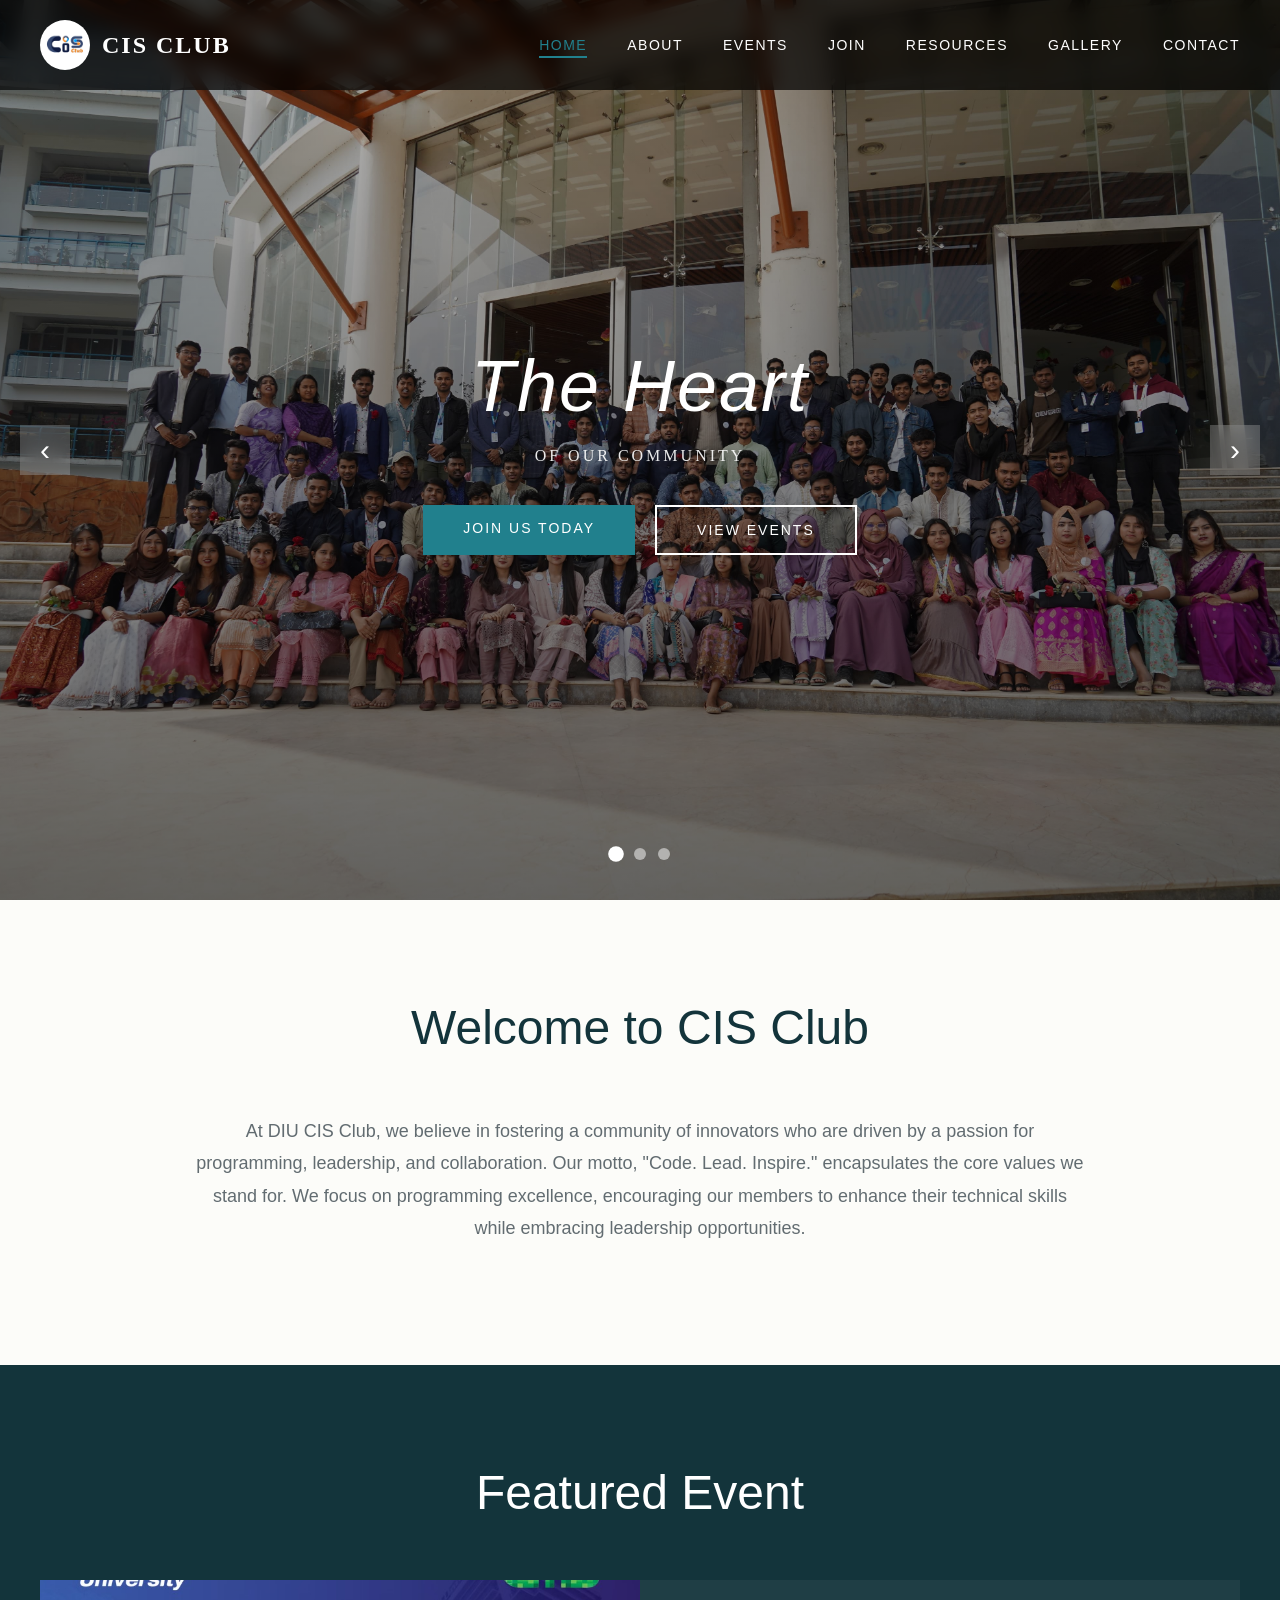
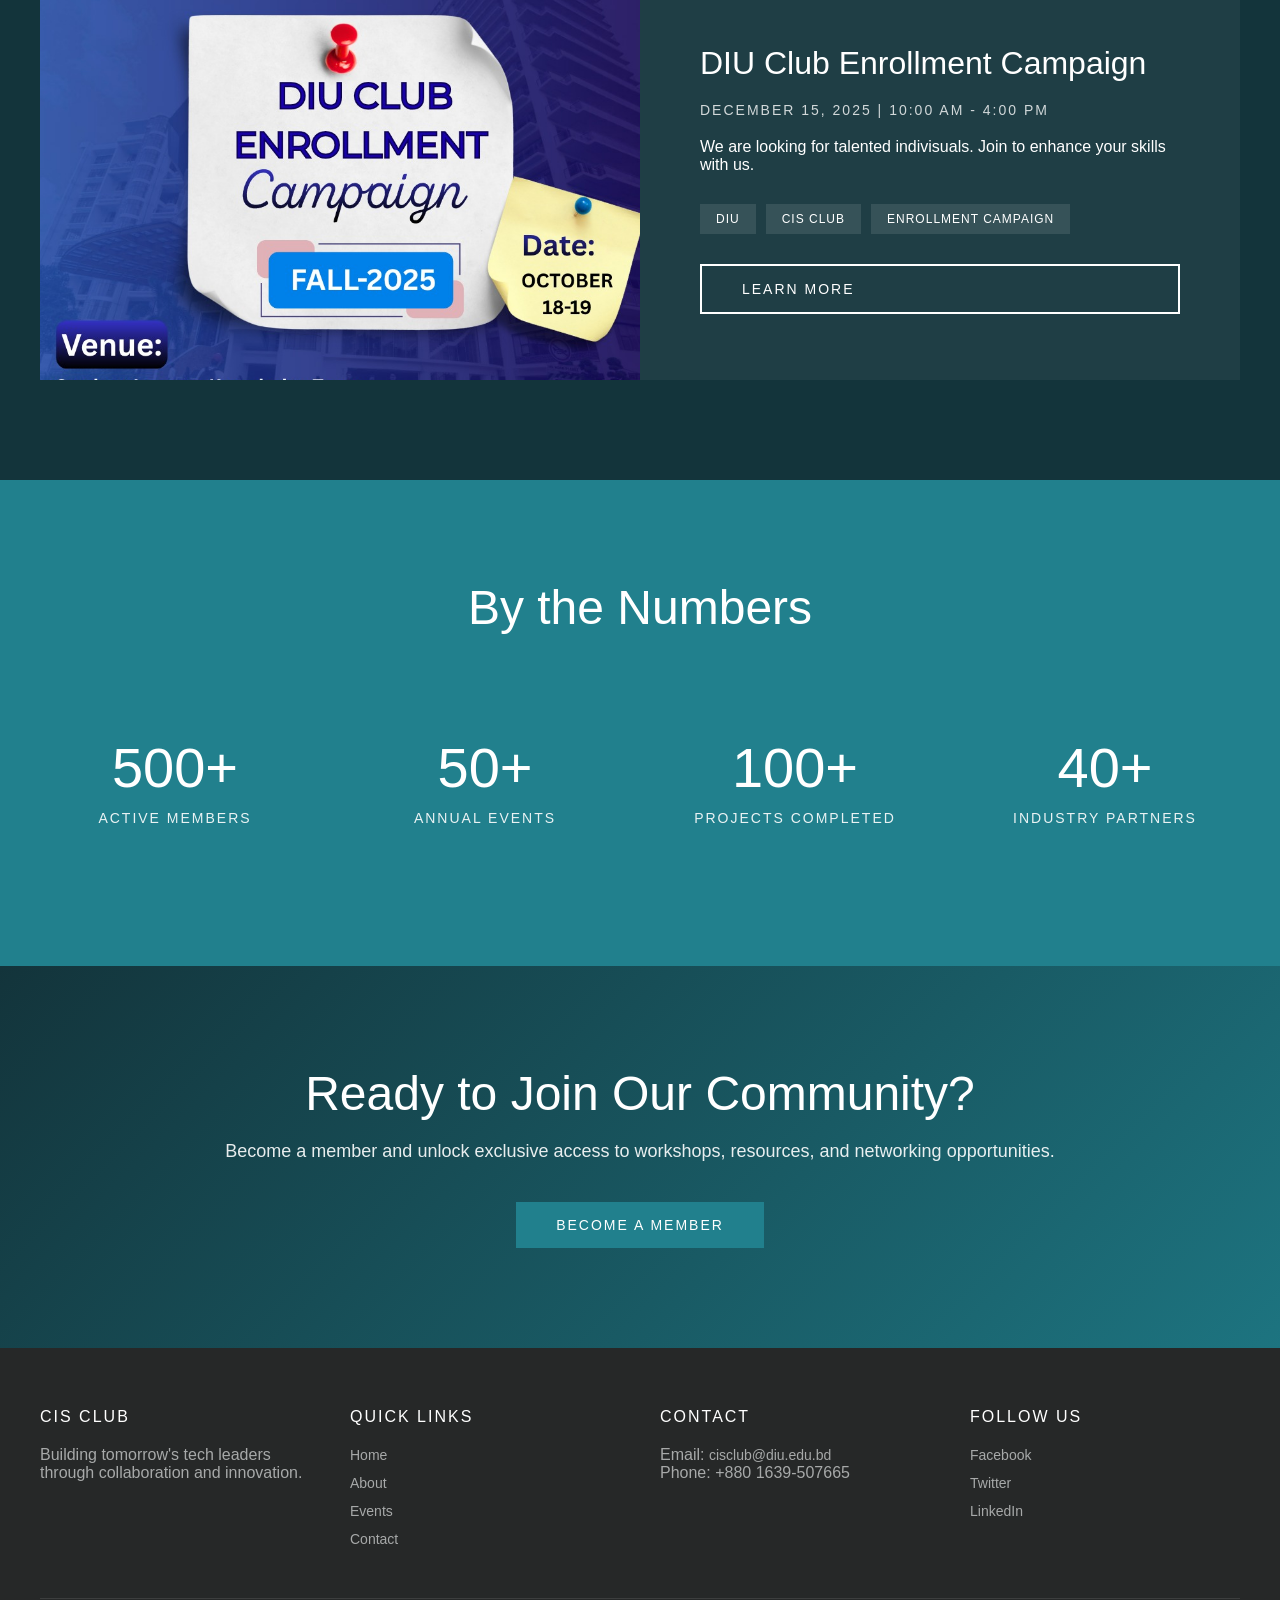
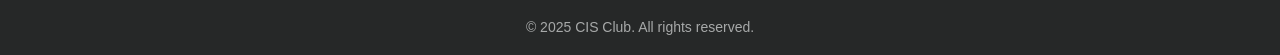
<file: index.html>
<!DOCTYPE html>
<html lang="en">
<head>
  <meta charset="UTF-8">
  <meta name="viewport" content="width=device-width, initial-scale=1.0">
  <title>CIS Club – Home</title>
  <link rel="stylesheet" href="style.css">
</head>
<body>
  <header class="site-header">
    <div class="header-container">
      <a href="index.html" class="logo">
        <img src="image/cislogo.jpg" alt="CIS Club logo" class="logo-image">
        <span class="logo-text" style="font-family: Century Gothic;">CIS Club</span>
      </a>
      <button class="nav-toggle" id="navToggle" aria-expanded="false" aria-controls="main-nav">
        <span class="sr-only">Toggle navigation menu</span>
        <span class="hamburger"></span>
      </button>
      <nav id="main-nav" class="main-nav">
        <ul class="nav-list">
          <li><a href="index.html" class="nav-link active">Home</a></li>
          <li><a href="about.html" class="nav-link">About</a></li>
          <li><a href="events.html" class="nav-link">Events</a></li>
          <li><a href="members.html" class="nav-link">Join</a></li>
          <li><a href="resources.html" class="nav-link">Resources</a></li>
          <li><a href="gallery.html" class="nav-link">Gallery</a></li>
          <li><a href="contact.html" class="nav-link">Contact</a></li>
        </ul>
      </nav>
    </div>
  </header>

  <main>
    <section class="hero-bg-slider" aria-label="Featured background carousel">
      <div class="hero-bg-container">
        <div class="hero-bg-slide active" style="background-image: url('image/image.jpg');"></div>
        <div class="hero-bg-slide" style="background-image: url('image/background2.jpg');"></div>
        <div class="hero-bg-slide" style="background-image: url('image/background3.jpg');"></div>
      </div>

      <div class="hero-bg-overlay"></div>

      <div class="hero-bg-content">
        <div class="hero-content-wrapper">
          <h1>The Heart</h1>
          <p class="hero-tagline" style="font-family: Lucida Handwriting;">Of Our Community</p>
          <div class="hero-cta-buttons">
            <a href="members.html" class="btn btn-primary btn-lg">Join Us Today</a>
            <a href="events.html" class="btn btn-secondary btn-lg">View Events</a>
          </div>
        </div>
      </div>

      <button class="bg-slider-nav bg-slider-prev" id="bgSliderPrev" aria-label="Previous background">‹</button>
      <button class="bg-slider-nav bg-slider-next" id="bgSliderNext" aria-label="Next background">›</button>
      
      <div class="bg-slider-dots" id="bgSliderDots" aria-label="Background slide indicators">
        <button class="bg-dot active" data-slide="0"></button>
        <button class="bg-dot" data-slide="1"></button>
        <button class="bg-dot" data-slide="2"></button>
      </div>
    </section>

    <section class="section welcome-section">
      <div class="container">
        <h2>Welcome to CIS Club</h2>
        <div class="welcome-content">
          <p>At DIU CIS Club, we believe in fostering a community of innovators who are driven by a passion for programming, leadership,
            and collaboration. Our motto, "Code. Lead. Inspire." encapsulates the core values we stand for. We focus on programming
            excellence, encouraging our members to enhance their technical skills while embracing leadership opportunities.</p>
        </div>
      </div>
    </section>

    <section class="section featured-event-section">
      <div class="container">
        <h2>Featured Event</h2>
        <article class="featured-event-card">
          <div class="event-image">
            <img src="image/fevent2.jpg" alt="Python Bootcamp workshop">
          </div>
          <div class="event-details">
            <h3>DIU Club Enrollment Campaign</h3>
            <p class="event-meta">December 15, 2025 | 10:00 AM - 4:00 PM</p>
            <p>We are looking for talented indivisuals. Join to enhance your skills with us. </p>
            <div class="event-tags">
              <span class="tag">DIU</span>
              <span class="tag">CIS Club</span>
              <span class="tag">Enrollment Campaign</span>
            </div>
            <a href="#" class="btn btn-secondary">Learn More</a>
          </div>
        </article>
      </div>
    </section>

    <section class="section stats-section">
      <div class="container">
        <h2>By the Numbers</h2>
        <div class="stats-grid">
          <div class="stat-card">
            <h3 class="stat-number">500+</h3>
            <p class="stat-label">Active Members</p>
          </div>
          <div class="stat-card">
            <h3 class="stat-number">50+</h3>
            <p class="stat-label">Annual Events</p>
          </div>
          <div class="stat-card">
            <h3 class="stat-number">100+</h3>
            <p class="stat-label">Projects Completed</p>
          </div>
          <div class="stat-card">
            <h3 class="stat-number">40+</h3>
            <p class="stat-label">Industry Partners</p>
          </div>
        </div>
      </div>
    </section>

    <section class="section cta-section">
      <div class="container">
        <h2>Ready to Join Our Community?</h2>
        <p>Become a member and unlock exclusive access to workshops, resources, and networking opportunities.</p>
        <a href="members.html" class="btn btn-primary btn-lg">Become a Member</a>
      </div>
    </section>
  </main>

  <button class="scroll-to-top" id="scrollToTop" aria-label="Scroll to top of page">
    <span class="sr-only">Back to top</span>
    ↑
  </button>

  <footer class="site-footer">
    <div class="footer-container">
      <div class="footer-column">
        <h4>CIS Club</h4>
        <p>Building tomorrow's tech leaders through collaboration and innovation.</p>
      </div>
      <div class="footer-column">
        <h4>Quick Links</h4>
        <ul>
          <li><a href="index.html">Home</a></li>
          <li><a href="about.html">About</a></li>
          <li><a href="events.html">Events</a></li>
          <li><a href="contact.html">Contact</a></li>
        </ul>
      </div>
      <div class="footer-column">
        <h4>Contact</h4>
        <p>Email: <a href="mailto:cisclub@diu.edu.bd">cisclub@diu.edu.bd</a></p>
        <p>Phone: +880 1639-507665</p>
      </div>
      <div class="footer-column">
        <h4>Follow Us</h4>
        <ul class="social-links">
          <li><a href="https://www.facebook.com/diucisclub">Facebook</a></li>
          <li><a href="#">Twitter</a></li>
          <li><a href="#">LinkedIn</a></li>
        </ul>
      </div>
    </div>
    <div class="footer-bottom">
      <p>&copy; 2025 CIS Club. All rights reserved.</p>
    </div>
  </footer>

  <script src="app.js"></script>
</body>
</html>
</file>
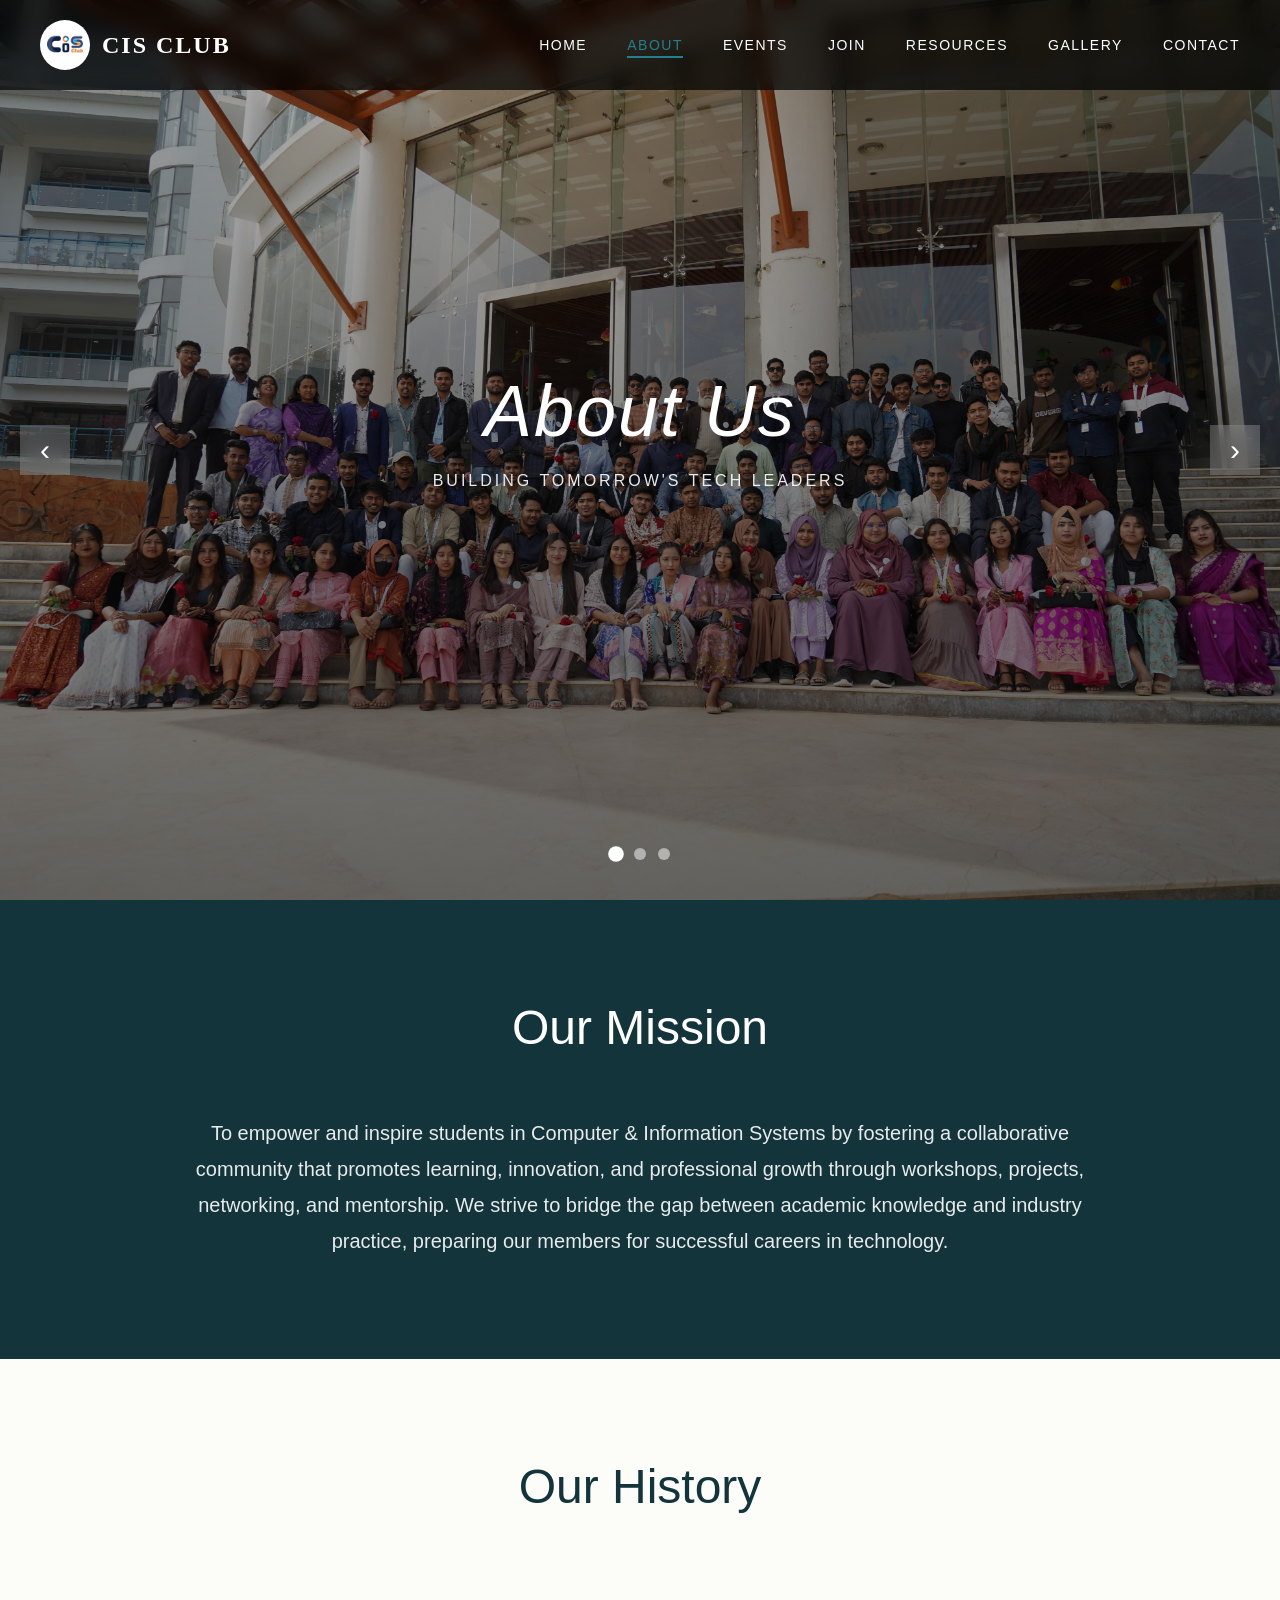
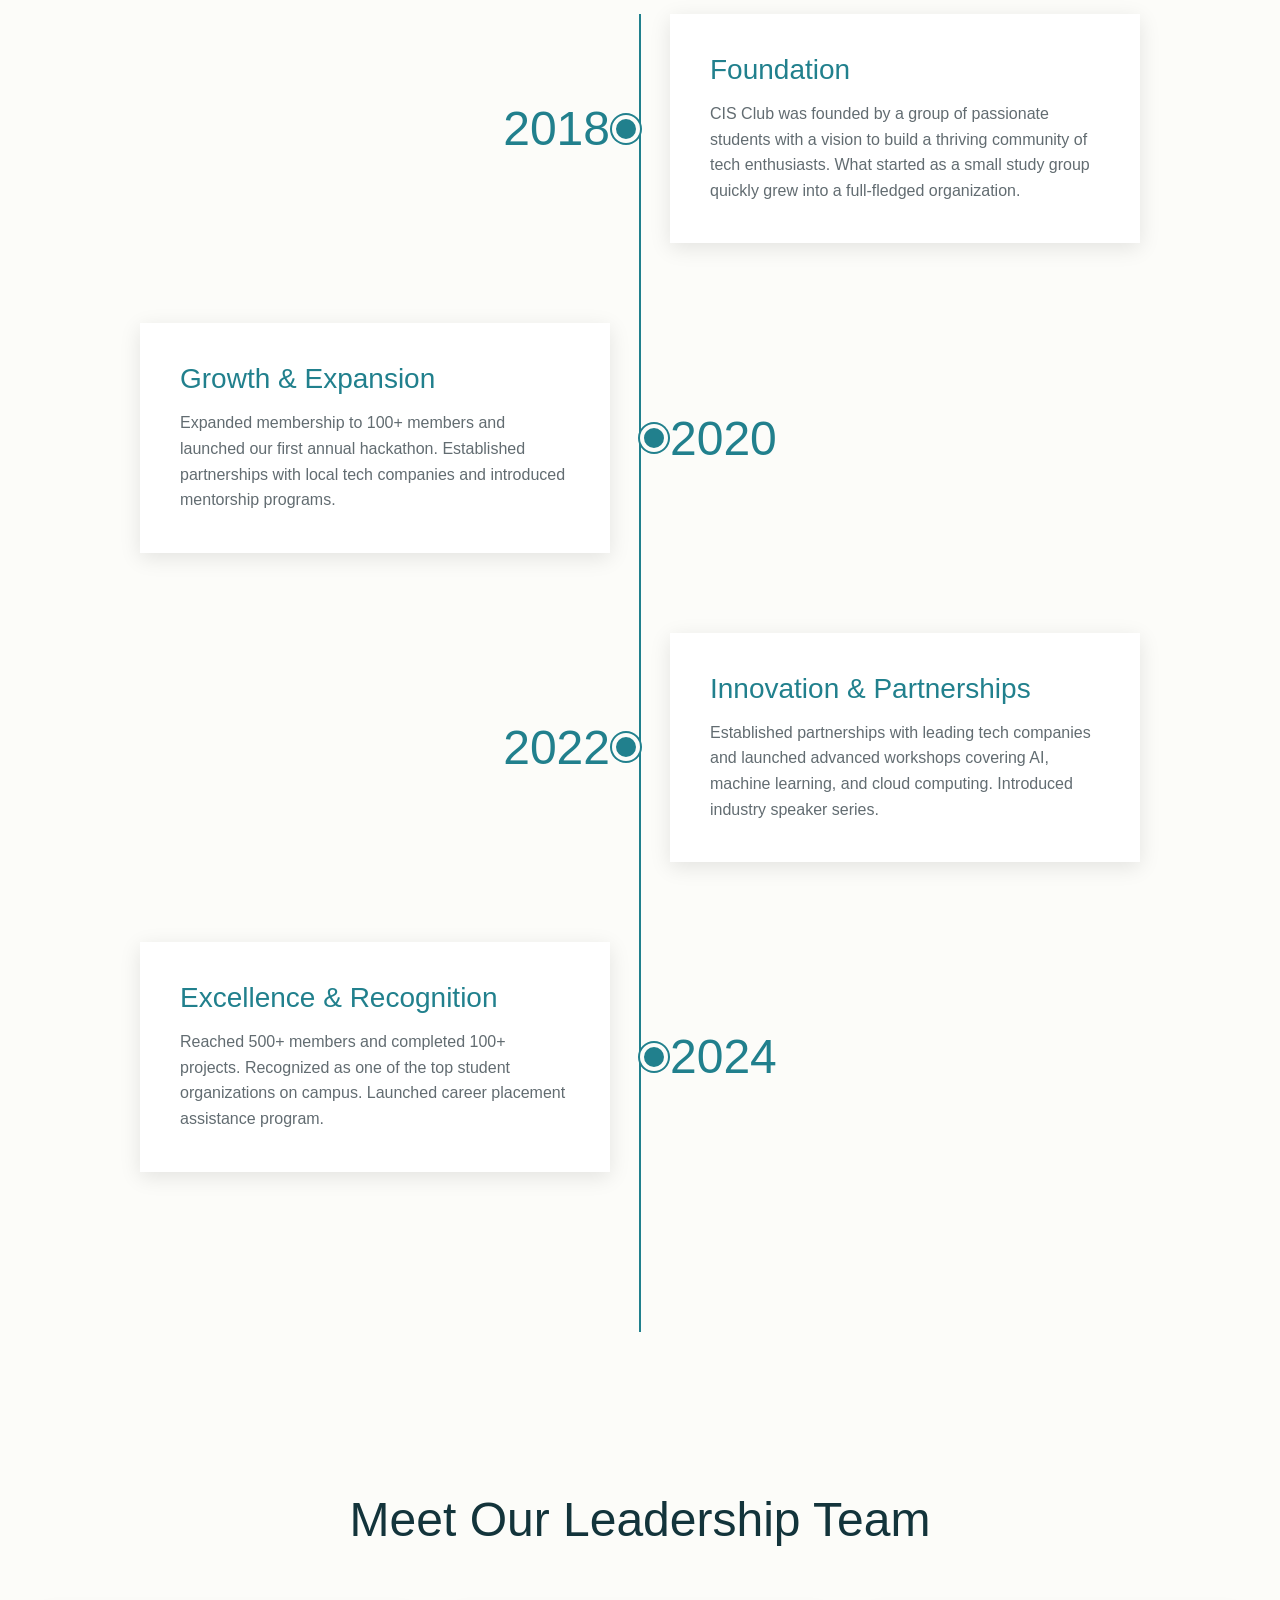
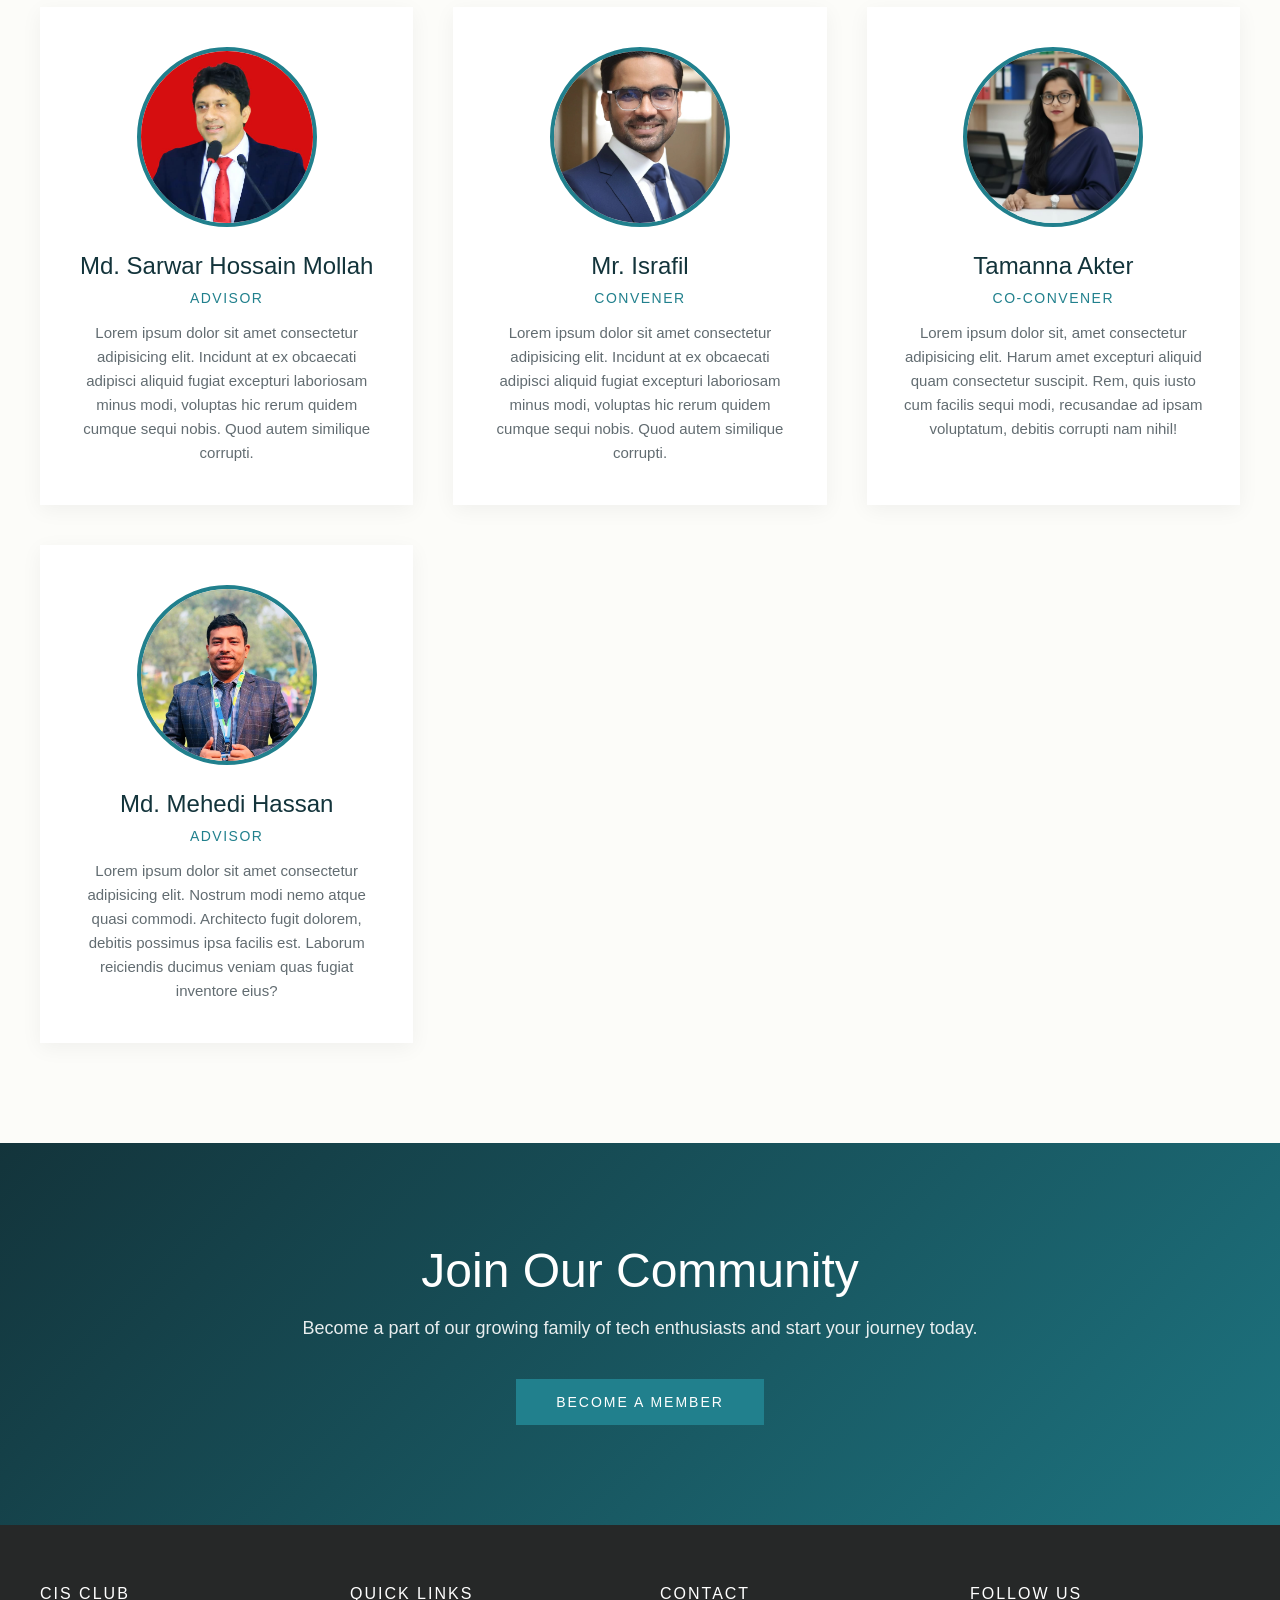
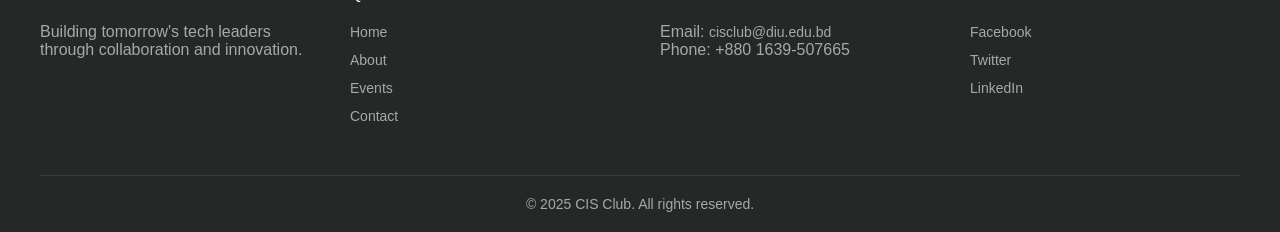
<file: about.html>
<!DOCTYPE html>
<html lang="en">
<head>
  <meta charset="UTF-8">
  <meta name="viewport" content="width=device-width, initial-scale=1.0">
  <title>About CIS Club</title>
  <link rel="stylesheet" href="style.css">
</head>
<body>
  <header class="site-header">
    <div class="header-container">
      <a href="index.html" class="logo">
        <img src="image/cislogo.jpg" alt="CIS Club logo" class="logo-image">
        <span class="logo-text" style="font-family: Century Gothic">CIS Club</span>
      </a>
      <button class="nav-toggle" id="navToggle" aria-expanded="false" aria-controls="main-nav">
        <span class="sr-only">Toggle navigation menu</span>
        <span class="hamburger"></span>
      </button>
      <nav id="main-nav" class="main-nav">
        <ul class="nav-list">
          <li><a href="index.html" class="nav-link">Home</a></li>
          <li><a href="about.html" class="nav-link active">About</a></li>
          <li><a href="events.html" class="nav-link">Events</a></li>
          <li><a href="members.html" class="nav-link">Join</a></li>
          <li><a href="resources.html" class="nav-link">Resources</a></li>
          <li><a href="gallery.html" class="nav-link">Gallery</a></li>
          <li><a href="contact.html" class="nav-link">Contact</a></li>
        </ul>
      </nav>
    </div>
  </header>

  <main>
    <section class="hero-bg-slider" aria-label="About CIS Club">
      <div class="hero-bg-container">
        <div class="hero-bg-slide active" style="background-image: url('image/image.jpg');"></div>
        <div class="hero-bg-slide" style="background-image: url('image/background2.jpg');"></div>
        <div class="hero-bg-slide" style="background-image: url('image/background3.jpg');"></div>
      </div>

      <div class="hero-bg-overlay"></div>

      <div class="hero-bg-content">
        <div class="hero-content-wrapper">
          <h1>About Us</h1>
          <p class="hero-tagline">Building Tomorrow's Tech Leaders</p>
        </div>
      </div>

      <button class="bg-slider-nav bg-slider-prev" id="bgSliderPrev" aria-label="Previous background">‹</button>
      <button class="bg-slider-nav bg-slider-next" id="bgSliderNext" aria-label="Next background">›</button>
      
      <div class="bg-slider-dots" id="bgSliderDots" aria-label="Background slide indicators">
        <button class="bg-dot active" data-slide="0"></button>
        <button class="bg-dot" data-slide="1"></button>
        <button class="bg-dot" data-slide="2"></button>
      </div>
    </section>

    <section class="section mission-section">
      <div class="container">
        <h2>Our Mission</h2>
        <p class="mission-text">
          To empower and inspire students in Computer & Information Systems by fostering a collaborative 
          community that promotes learning, innovation, and professional growth through workshops, 
          projects, networking, and mentorship. We strive to bridge the gap between academic knowledge 
          and industry practice, preparing our members for successful careers in technology.
        </p>
      </div>
    </section>

    <section class="section history-section">
      <div class="container">
        <h2>Our History</h2>
        <div class="timeline">
          <div class="timeline-item">
            <div class="timeline-date">2018</div>
            <div class="timeline-content">
              <h3>Foundation</h3>
              <p>CIS Club was founded by a group of passionate students with a vision to build a thriving community of tech enthusiasts. What started as a small study group quickly grew into a full-fledged organization.</p>
            </div>
          </div>

          <div class="timeline-item">
            <div class="timeline-date">2020</div>
            <div class="timeline-content">
              <h3>Growth & Expansion</h3>
              <p>Expanded membership to 100+ members and launched our first annual hackathon. Established partnerships with local tech companies and introduced mentorship programs.</p>
            </div>
          </div>

          <div class="timeline-item">
            <div class="timeline-date">2022</div>
            <div class="timeline-content">
              <h3>Innovation & Partnerships</h3>
              <p>Established partnerships with leading tech companies and launched advanced workshops covering AI, machine learning, and cloud computing. Introduced industry speaker series.</p>
            </div>
          </div>

          <div class="timeline-item">
            <div class="timeline-date">2024</div>
            <div class="timeline-content">
              <h3>Excellence & Recognition</h3>
              <p>Reached 500+ members and completed 100+ projects. Recognized as one of the top student organizations on campus. Launched career placement assistance program.</p>
            </div>
          </div>
        </div>
      </div>
    </section>

    <section class="section team-section">
      <div class="container">
        <h2>Meet Our Leadership Team</h2>
        <div class="team-grid">
          <article class="team-member">
            <div class="member-photo">
              <img src="image/sarowar-sir.jpg" alt="Sarah Johnson, President">
            </div>
            <h3>Md. Sarwar Hossain Mollah</h3>
            <p class="role">Advisor</p>
            <p class="bio">Lorem ipsum dolor sit amet consectetur adipisicing elit. Incidunt at ex obcaecati adipisci aliquid fugiat excepturi laboriosam minus modi, voluptas hic rerum quidem cumque sequi nobis. Quod autem similique corrupti.</p>
          </article>

          <article class="team-member">
            <div class="member-photo">
              <img src="image/ishrafil-sir.jpg" alt="Michael Chen, Vice President">
            </div>
            <h3>Mr. Israfil</h3>
            <p class="role">Convener</p>
            <p class="bio">Lorem ipsum dolor sit amet consectetur adipisicing elit. Incidunt at ex obcaecati adipisci aliquid fugiat excepturi laboriosam minus modi, voluptas hic rerum quidem cumque sequi nobis. Quod autem similique corrupti.</p>        
          </article>

          <article class="team-member">
            <div class="member-photo">
              <img src="image/tamu-maam.jpg" alt="Emma Davis, Events Coordinator">
            </div>
            <h3>Tamanna Akter</h3>
            <p class="role">Co-Convener</p>
            <p class="bio">Lorem ipsum dolor sit, amet consectetur adipisicing elit. Harum amet excepturi aliquid quam consectetur suscipit. Rem, quis iusto cum facilis sequi modi, recusandae ad ipsam voluptatum, debitis corrupti nam nihil!</p>
          </article>

          <article class="team-member">
            <div class="member-photo">
              <img src="image/mehedi-sir.jpg" alt="Alex Rivera, Resources Manager">
            </div>
            <h3>Md. Mehedi Hassan</h3>
            <p class="role">Advisor</p>
            <p class="bio">Lorem ipsum dolor sit amet consectetur adipisicing elit. Nostrum modi nemo atque quasi commodi. Architecto fugit dolorem, debitis possimus ipsa facilis est. Laborum reiciendis ducimus veniam quas fugiat inventore eius?</p>
          </article>

        </div>
      </div>
    </section>

    <section class="section cta-section">
      <div class="container">
        <h2>Join Our Community</h2>
        <p>Become a part of our growing family of tech enthusiasts and start your journey today.</p>
        <a href="members.html" class="btn btn-primary btn-lg">Become a Member</a>
      </div>
    </section>
  </main>

  <button class="scroll-to-top" id="scrollToTop" aria-label="Scroll to top of page">
    <span class="sr-only">Back to top</span>
    ↑
  </button>

  <footer class="site-footer">
    <div class="footer-container">
      <div class="footer-column">
        <h4>CIS Club</h4>
        <p>Building tomorrow's tech leaders through collaboration and innovation.</p>
      </div>
      <div class="footer-column">
        <h4>Quick Links</h4>
        <ul>
          <li><a href="index.html">Home</a></li>
          <li><a href="about.html">About</a></li>
          <li><a href="events.html">Events</a></li>
          <li><a href="contact.html">Contact</a></li>
        </ul>
      </div>
      <div class="footer-column">
        <h4>Contact</h4>
        <p>Email: <a href="mailto:cisclub@diu.edu.bd">cisclub@diu.edu.bd</a></p>
        <p>Phone: +880 1639-507665</p>
      </div>
      <div class="footer-column">
        <h4>Follow Us</h4>
        <ul class="social-links">
          <li><a href="https://www.facebook.com/diucisclub">Facebook</a></li>
          <li><a href="#">Twitter</a></li>
          <li><a href="#">LinkedIn</a></li>
        </ul>
      </div>
    </div>
    <div class="footer-bottom">
      <p>&copy; 2025 CIS Club. All rights reserved.</p>
    </div>
  </footer>

  <script src="app.js"></script>
</body>
</html>
</file>
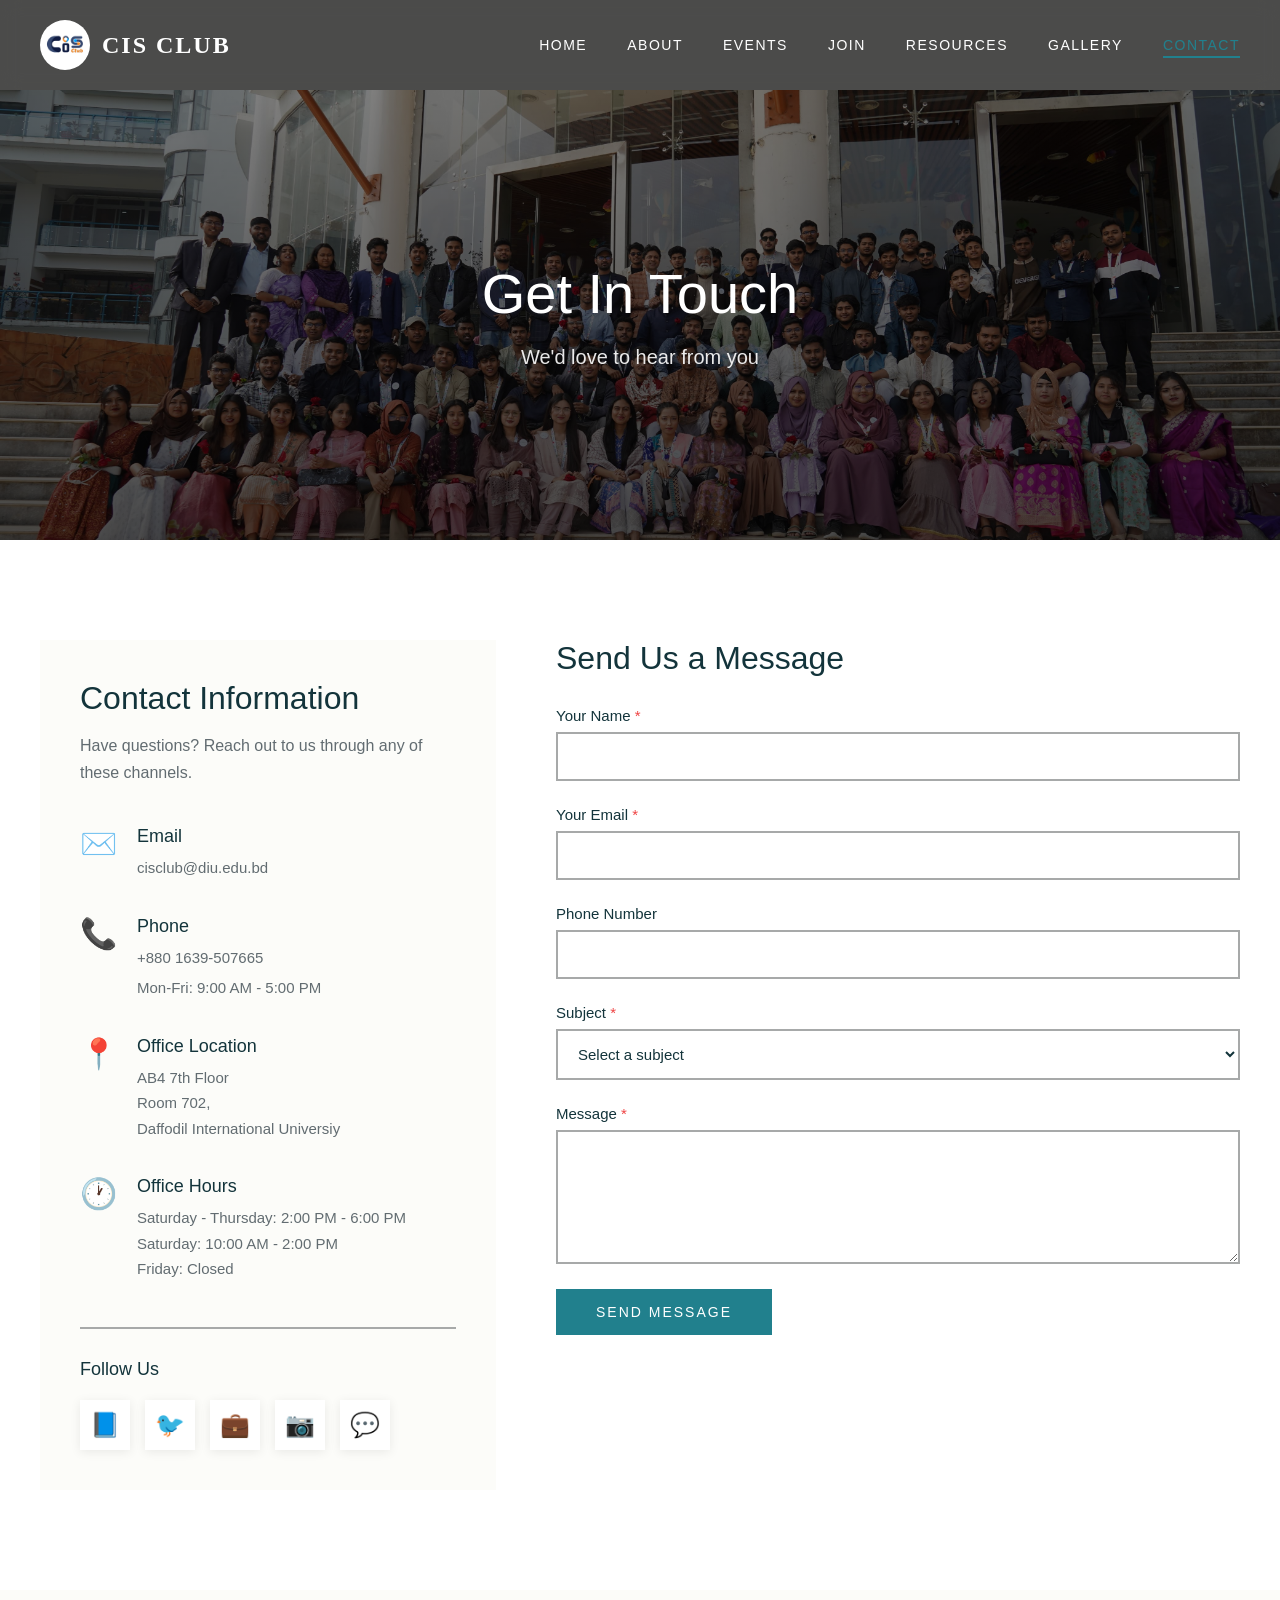
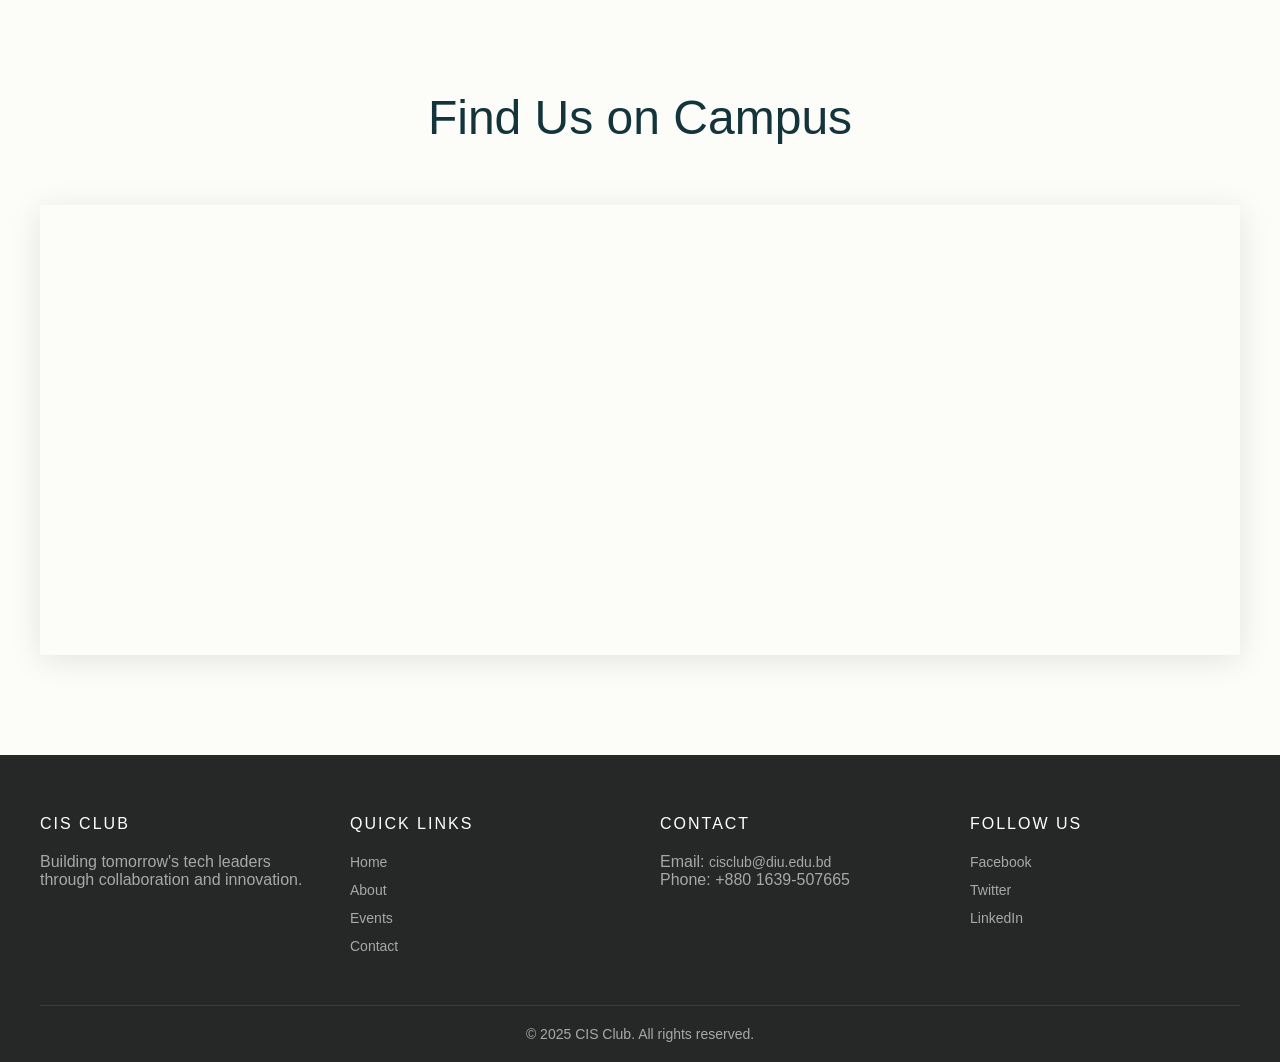
<file: contact.html>
<!DOCTYPE html>
<html lang="en">
<head>
  <meta charset="UTF-8">
  <meta name="viewport" content="width=device-width, initial-scale=1.0">
  <title>Contact Us - CIS Club</title>
  <link rel="stylesheet" href="style.css">
</head>
<body>
  <header class="site-header">
    <div class="header-container">
      <a href="index.html" class="logo">
        <img src="image/cislogo.jpg" alt="CIS Club logo" class="logo-image">
        <span class="logo-text" style="font-family: Century Gothic">CIS Club</span>
      </a>
      <button class="nav-toggle" id="navToggle" aria-expanded="false" aria-controls="main-nav">
        <span class="sr-only">Toggle navigation menu</span>
        <span class="hamburger"></span>
      </button>
      <nav id="main-nav" class="main-nav">
        <ul class="nav-list">
          <li><a href="index.html" class="nav-link">Home</a></li>
          <li><a href="about.html" class="nav-link">About</a></li>
          <li><a href="events.html" class="nav-link">Events</a></li>
          <li><a href="members.html" class="nav-link">Join</a></li>
          <li><a href="resources.html" class="nav-link">Resources</a></li>
          <li><a href="gallery.html" class="nav-link">Gallery</a></li>
          <li><a href="contact.html" class="nav-link active">Contact</a></li>
        </ul>
      </nav>
    </div>
  </header>

  <main>
    <section class="page-hero contact-hero">
      <div class="page-hero-bg" style="background-image: url('image/image.jpg');"></div>
      <div class="page-hero-overlay"></div>
      <div class="page-hero-content">
        <div class="container">
          <h1>Get In Touch</h1>
          <p class="hero-subtitle">We'd love to hear from you</p>
        </div>
      </div>
    </section>

    <section class="section contact-section">
      <div class="container">
        <div class="contact-wrapper">
          <div class="contact-info">
            <h2>Contact Information</h2>
            <p class="contact-intro">Have questions? Reach out to us through any of these channels.</p>
            <div class="contact-details">
              <div class="contact-detail-item">
                <div class="contact-icon">✉️</div>
                <div class="contact-text">
                  <h3>Email</h3>
                  <a href="mailto:cisclub@diu.edu.bd">cisclub@diu.edu.bd</a>
                </div>
              </div>

              <div class="contact-detail-item">
                <div class="contact-icon">📞</div>
                <div class="contact-text">
                  <h3>Phone</h3>
                  <a href="tel:+15551234567">+880 1639-507665</a>
                  <p>Mon-Fri: 9:00 AM - 5:00 PM</p>
                </div>
              </div>

              <div class="contact-detail-item">
                <div class="contact-icon">📍</div>
                <div class="contact-text">
                  <h3>Office Location</h3>
                  <p>AB4 7th Floor<br>Room 702,<br>Daffodil International Universiy</p>
                </div>
              </div>

              <div class="contact-detail-item">
                <div class="contact-icon">🕐</div>
                <div class="contact-text">
                  <h3>Office Hours</h3>
                  <p>Saturday - Thursday: 2:00 PM - 6:00 PM<br>Saturday: 10:00 AM - 2:00 PM<br>Friday: Closed</p>
                </div>
              </div>
            </div>

            <div class="contact-social">
              <h3>Follow Us</h3>
              <div class="social-icons">
                <a href="#" class="social-icon" aria-label="Facebook">
                  <span>📘</span>
                </a>
                <a href="#" class="social-icon" aria-label="Twitter">
                  <span>🐦</span>
                </a>
                <a href="#" class="social-icon" aria-label="LinkedIn">
                  <span>💼</span>
                </a>
                <a href="#" class="social-icon" aria-label="Instagram">
                  <span>📷</span>
                </a>
                <a href="#" class="social-icon" aria-label="Discord">
                  <span>💬</span>
                </a>
              </div>
            </div>
          </div>

          <div class="contact-form-container">
            <h2>Send Us a Message</h2>
            <form id="contactForm" class="contact-form" novalidate>
              <div class="form-group">
                <label for="contactName">Your Name <span class="required">*</span></label>
                <input type="text" id="contactName" name="contactName" required>
                <span class="error-message" id="contactNameError"></span>
              </div>

              <div class="form-group">
                <label for="contactEmail">Your Email <span class="required">*</span></label>
                <input type="email" id="contactEmail" name="contactEmail" required>
                <span class="error-message" id="contactEmailError"></span>
              </div>

              <div class="form-group">
                <label for="contactPhone">Phone Number</label>
                <input type="tel" id="contactPhone" name="contactPhone">
              </div>

              <div class="form-group">
                <label for="contactSubject">Subject <span class="required">*</span></label>
                <select id="contactSubject" name="contactSubject" required>
                  <option value="">Select a subject</option>
                  <option value="general">General Inquiry</option>
                  <option value="membership">Membership Question</option>
                  <option value="event">Event Information</option>
                  <option value="partnership">Partnership Opportunity</option>
                  <option value="feedback">Feedback</option>
                  <option value="other">Other</option>
                </select>
                <span class="error-message" id="contactSubjectError"></span>
              </div>

              <div class="form-group">
                <label for="contactMessage">Message <span class="required">*</span></label>
                <textarea id="contactMessage" name="contactMessage" rows="6" required></textarea>
                <span class="error-message" id="contactMessageError"></span>
              </div>

              <button type="submit" class="btn btn-primary btn-lg">Send Message</button>

              <div id="contactSuccessMessage" class="form-success-message" style="display: none;">
                <h3>✓ Message Sent Successfully!</h3>
                <p>Thank you for contacting us. We'll get back to you within 24 hours.</p>
              </div>
            </form>
          </div>

        </div>
      </div>
    </section>

    <section class="section map-section">
      <div class="container">
        <h2>Find Us on Campus</h2>
        <div class="map-container">
<iframe src="https://www.google.com/maps/embed?pb=!1m18!1m12!1m3!1d3648.3587099393003!2d90.31539559678953!3d23.8768956!2m3!1f0!2f0!3f0!3m2!1i1024!2i768!4f13.1!3m3!1m2!1s0x3755b8ada2664e21%3A0x3c872fd17bc11ddb!2sDaffodil%20International%20University!5e0!3m2!1sen!2sbd!4v1764934257618!5m2!1sen!2sbd" width="600" height="450" style="border:0;" allowfullscreen="" loading="lazy" referrerpolicy="no-referrer-when-downgrade"></iframe>
        </div>
      </div>
    </section>

  </main>

  <button class="scroll-to-top" id="scrollToTop" aria-label="Scroll to top of page">
    <span class="sr-only">Back to top</span>
    ↑
  </button>

  <footer class="site-footer">
    <div class="footer-container">
      <div class="footer-column">
        <h4>CIS Club</h4>
        <p>Building tomorrow's tech leaders through collaboration and innovation.</p>
      </div>
      <div class="footer-column">
        <h4>Quick Links</h4>
        <ul>
          <li><a href="index.html">Home</a></li>
          <li><a href="about.html">About</a></li>
          <li><a href="events.html">Events</a></li>
          <li><a href="contact.html">Contact</a></li>
        </ul>
      </div>
      <div class="footer-column">
        <h4>Contact</h4>
        <p>Email: <a href="mailto:cisclub@diu.edu.bd">cisclub@diu.edu.bd</a></p>
        <p>Phone: +880 1639-507665</p>
      </div>
      <div class="footer-column">
        <h4>Follow Us</h4>
        <ul class="social-links">
          <li><a href="https://www.facebook.com/diucisclub">Facebook</a></li>
          <li><a href="#">Twitter</a></li>
          <li><a href="#">LinkedIn</a></li>
        </ul>
      </div>
    </div>
    <div class="footer-bottom">
      <p>&copy; 2025 CIS Club. All rights reserved.</p>
    </div>
  </footer>

  <script src="app.js"></script>
</body>
</html>
</file>
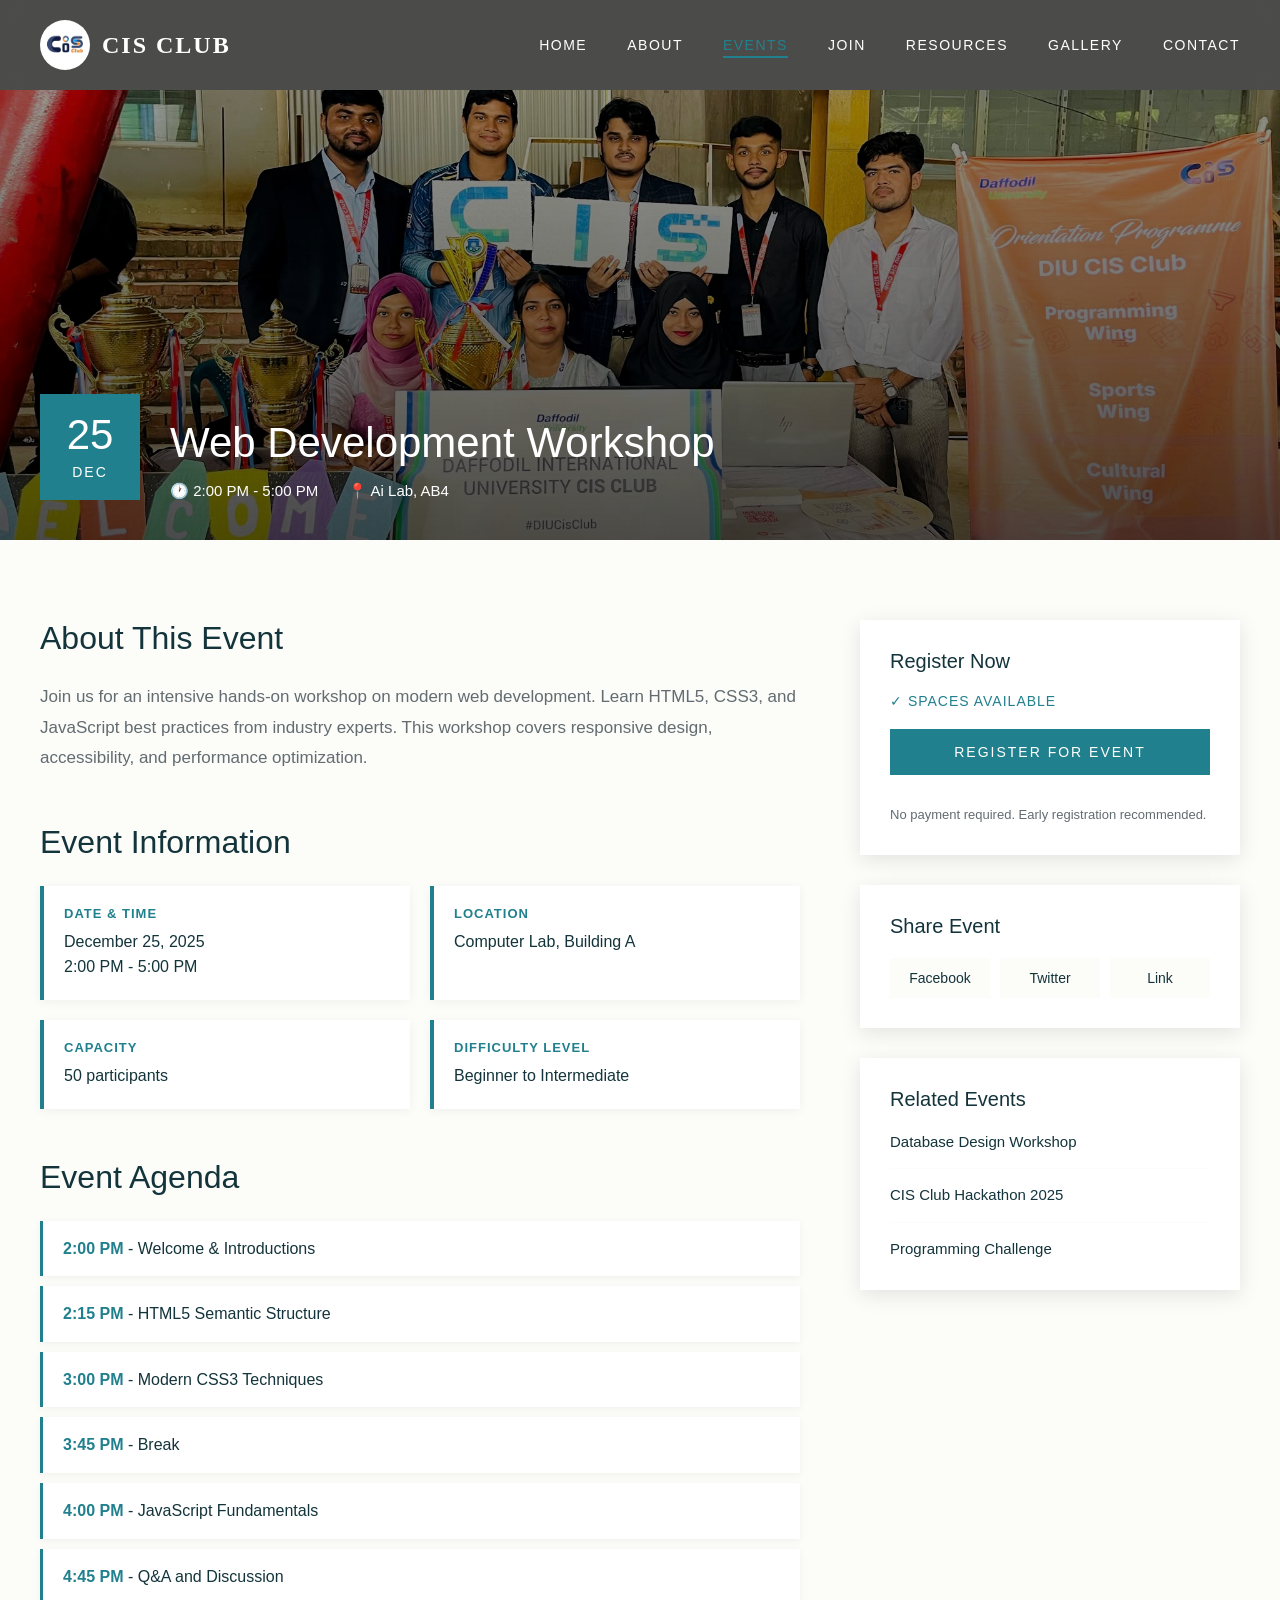
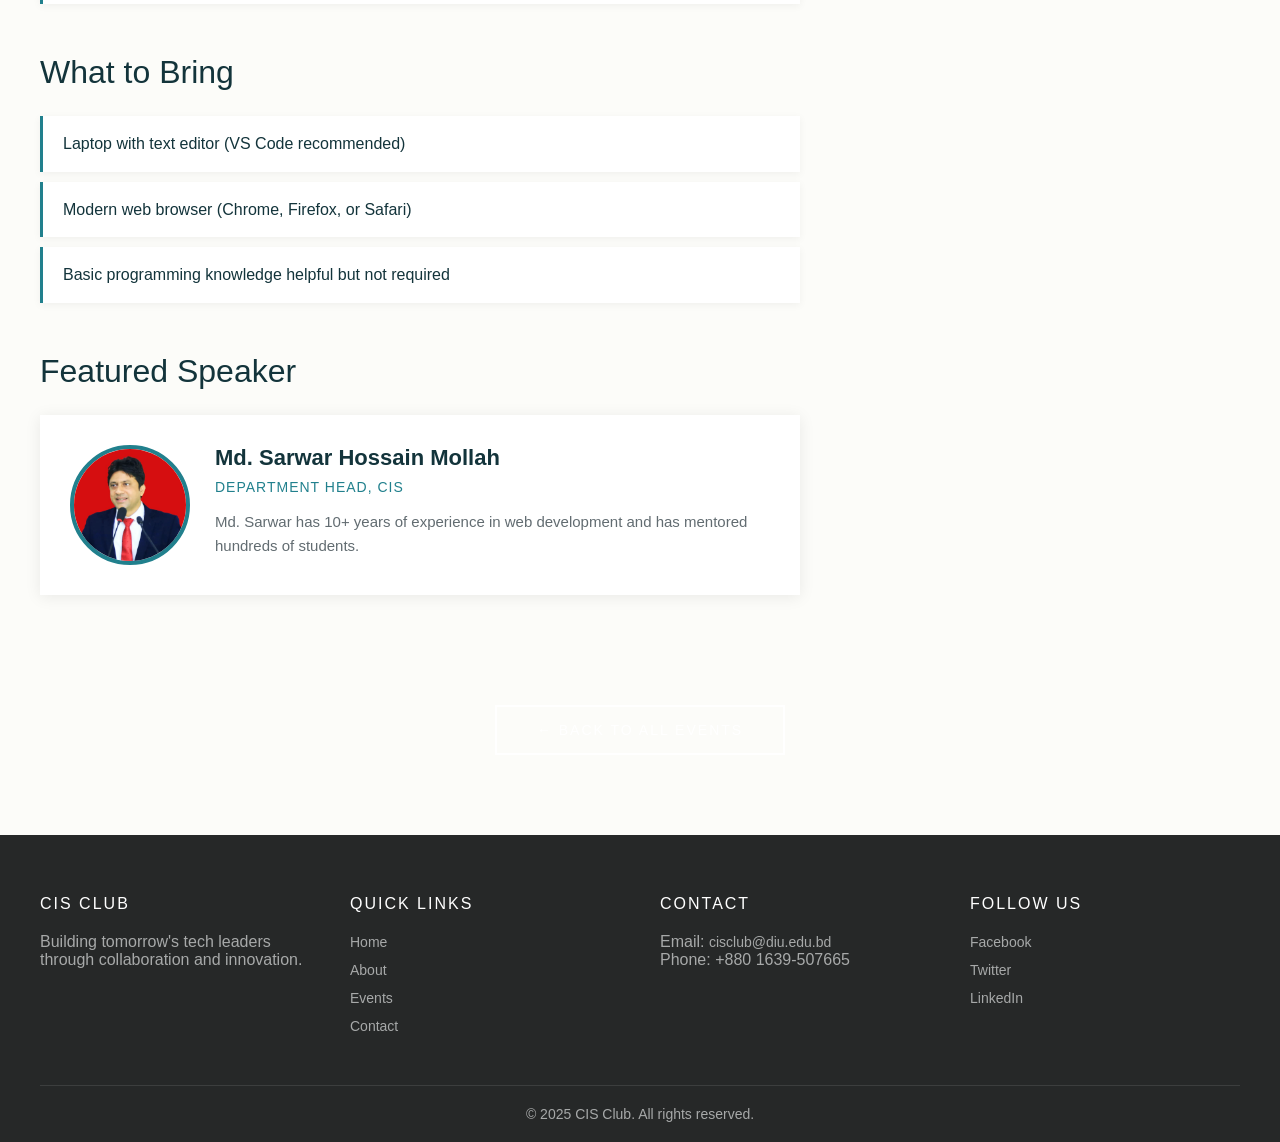
<file: events.html>
<!DOCTYPE html>
<html lang="en">
<head>
  <meta charset="UTF-8">
  <meta name="viewport" content="width=device-width, initial-scale=1.0">
  <title>Event Details - CIS Club</title>
  <link rel="stylesheet" href="style.css">
</head>
<body>
  <header class="site-header">
    <div class="header-container">
      <a href="index.html" class="logo">
        <img src="image/cislogo.jpg" alt="CIS Club logo" class="logo-image">
        <span class="logo-text" style="font-family: Century Gothic">CIS Club</span>
      </a>
      <button class="nav-toggle" id="navToggle" aria-expanded="false" aria-controls="main-nav">
        <span class="sr-only">Toggle navigation menu</span>
        <span class="hamburger"></span>
      </button>
      <nav id="main-nav" class="main-nav">
        <ul class="nav-list">
          <li><a href="index.html" class="nav-link">Home</a></li>
          <li><a href="about.html" class="nav-link">About</a></li>
          <li><a href="events.html" class="nav-link active">Events</a></li>
          <li><a href="members.html" class="nav-link">Join</a></li>
          <li><a href="resources.html" class="nav-link">Resources</a></li>
          <li><a href="gallery.html" class="nav-link">Gallery</a></li>
          <li><a href="contact.html" class="nav-link">Contact</a></li>
        </ul>
      </nav>
    </div>
  </header>

  <main>
    <section class="event-detail-hero" style="background-image: url('image/event1.jpg');">
      <div class="event-detail-hero-overlay"></div>
      <div class="event-detail-hero-content">
        <div class="container">
          <div class="event-detail-hero-inner">
            <div class="event-detail-date-box">
              <span class="day">25</span>
              <span class="month">DEC</span>
            </div>
            <div class="event-detail-hero-text">
              <h1 id="event-title">Web Development Workshop</h1>
              <div class="event-detail-hero-meta">
                <span id="event-time">🕐 2:00 PM - 5:00 PM</span>
                <span id="event-location">📍 Ai Lab, AB4</span>
              </div>
            </div>
          </div>
        </div>
      </div>
    </section>

    <section class="event-detail-content">
      <div class="container">
        <div class="event-detail-grid">
          <div class="event-detail-main">
            <div class="event-detail-section">
              <h2>About This Event</h2>
              <p id="event-description">
                Join us for an intensive hands-on workshop on modern web development. Learn HTML5, CSS3, 
                and JavaScript best practices from industry experts. This workshop covers responsive design, 
                accessibility, and performance optimization.
              </p>
            </div>

            <div class="event-detail-section">
              <h2>Event Information</h2>
              <div class="event-info-grid">
                <div class="event-info-item">
                  <strong>Date & Time</strong>
                  <span id="event-detail-time">December 25, 2025<br>2:00 PM - 5:00 PM</span>
                </div>
                <div class="event-info-item">
                  <strong>Location</strong>
                  <span id="event-detail-location">Computer Lab, Building A</span>
                </div>
                <div class="event-info-item">
                  <strong>Capacity</strong>
                  <span id="event-detail-capacity">50 participants</span>
                </div>
                <div class="event-info-item">
                  <strong>Difficulty Level</strong>
                  <span id="event-detail-level">Beginner to Intermediate</span>
                </div>
              </div>
            </div>

            <div class="event-detail-section">
              <h2>Event Agenda</h2>
              <ul class="event-agenda-list" id="event-agenda">
                <li><strong>2:00 PM</strong> - Welcome & Introductions</li>
                <li><strong>2:15 PM</strong> - HTML5 Semantic Structure</li>
                <li><strong>3:00 PM</strong> - Modern CSS3 Techniques</li>
                <li><strong>3:45 PM</strong> - Break</li>
                <li><strong>4:00 PM</strong> - JavaScript Fundamentals</li>
                <li><strong>4:45 PM</strong> - Q&A and Discussion</li>
              </ul>
            </div>

            <div class="event-detail-section">
              <h2>What to Bring</h2>
              <ul class="event-requirements-list" id="event-requirements">
                <li>Laptop with text editor (VS Code recommended)</li>
                <li>Modern web browser (Chrome, Firefox, or Safari)</li>
                <li>Basic programming knowledge helpful but not required</li>
              </ul>
            </div>

            <div class="event-detail-section">
              <h2>Featured Speaker</h2>
              <div class="event-speaker">
                <img src="image/sarowar-sir.jpg" alt="Speaker" class="event-speaker-photo" id="speaker-photo">
                <div class="event-speaker-info">
                  <h4 id="speaker-name">Md. Sarwar Hossain Mollah</h4>
                  <span class="title" id="speaker-title">Department Head, CIS</span>
                  <p id="speaker-bio">Md. Sarwar has 10+ years of experience in web development and has mentored hundreds of students.</p>
                </div>
              </div>
            </div>
          </div>

          <aside class="event-detail-sidebar">
            <div class="event-sidebar-card">
              <h3>Register Now</h3>
              <p class="event-register-status">✓ Spaces Available</p>
              <button class="btn btn-primary" id="register-btn" style="width: 100%; margin-bottom: 15px;">Register for Event</button>
              <p class="event-register-note">No payment required. Early registration recommended.</p>
            </div>

            <div class="event-sidebar-card">
              <h3>Share Event</h3>
              <div class="event-share-buttons">
                <button class="event-share-btn" title="Share on Facebook">Facebook</button>
                <button class="event-share-btn" title="Share on Twitter">Twitter</button>
                <button class="event-share-btn" title="Copy Link">Link</button>
              </div>
            </div>

            <div class="event-sidebar-card">
              <h3>Related Events</h3>
              <ul class="event-related-list">
                <li><a href="event-detail.html?id=5">Database Design Workshop</a></li>
                <li><a href="event-detail.html?id=2">CIS Club Hackathon 2025</a></li>
                <li><a href="event-detail.html?id=6">Programming Challenge</a></li>
              </ul>
            </div>
          </aside>

        </div>

        <div class="event-back-link">
          <a href="events.html" class="btn btn-secondary">← Back to All Events</a>
        </div>
      </div>
    </section>
  </main>

  <button class="scroll-to-top" id="scrollToTop" aria-label="Scroll to top of page">
    <span class="sr-only">Back to top</span>
    ↑
  </button>

  <footer class="site-footer">
    <div class="footer-container">
      <div class="footer-column">
        <h4>CIS Club</h4>
        <p>Building tomorrow's tech leaders through collaboration and innovation.</p>
      </div>
      <div class="footer-column">
        <h4>Quick Links</h4>
        <ul>
          <li><a href="index.html">Home</a></li>
          <li><a href="about.html">About</a></li>
          <li><a href="events.html">Events</a></li>
          <li><a href="contact.html">Contact</a></li>
        </ul>
      </div>
      <div class="footer-column">
        <h4>Contact</h4>
        <p>Email: <a href="mailto:cisclub@diu.edu.bd">cisclub@diu.edu.bd</a></p>
        <p>Phone: +880 1639-507665</p>
      </div>
      <div class="footer-column">
        <h4>Follow Us</h4>
        <ul class="social-links">
          <li><a href="https://www.facebook.com/diucisclub">Facebook</a></li>
          <li><a href="#">Twitter</a></li>
          <li><a href="#">LinkedIn</a></li>
        </ul>
      </div>
    </div>
    <div class="footer-bottom">
      <p>&copy; 2025 CIS Club. All rights reserved.</p>
    </div>
  </footer>

  <script src="app.js"></script>
</body>
</html>
</file>
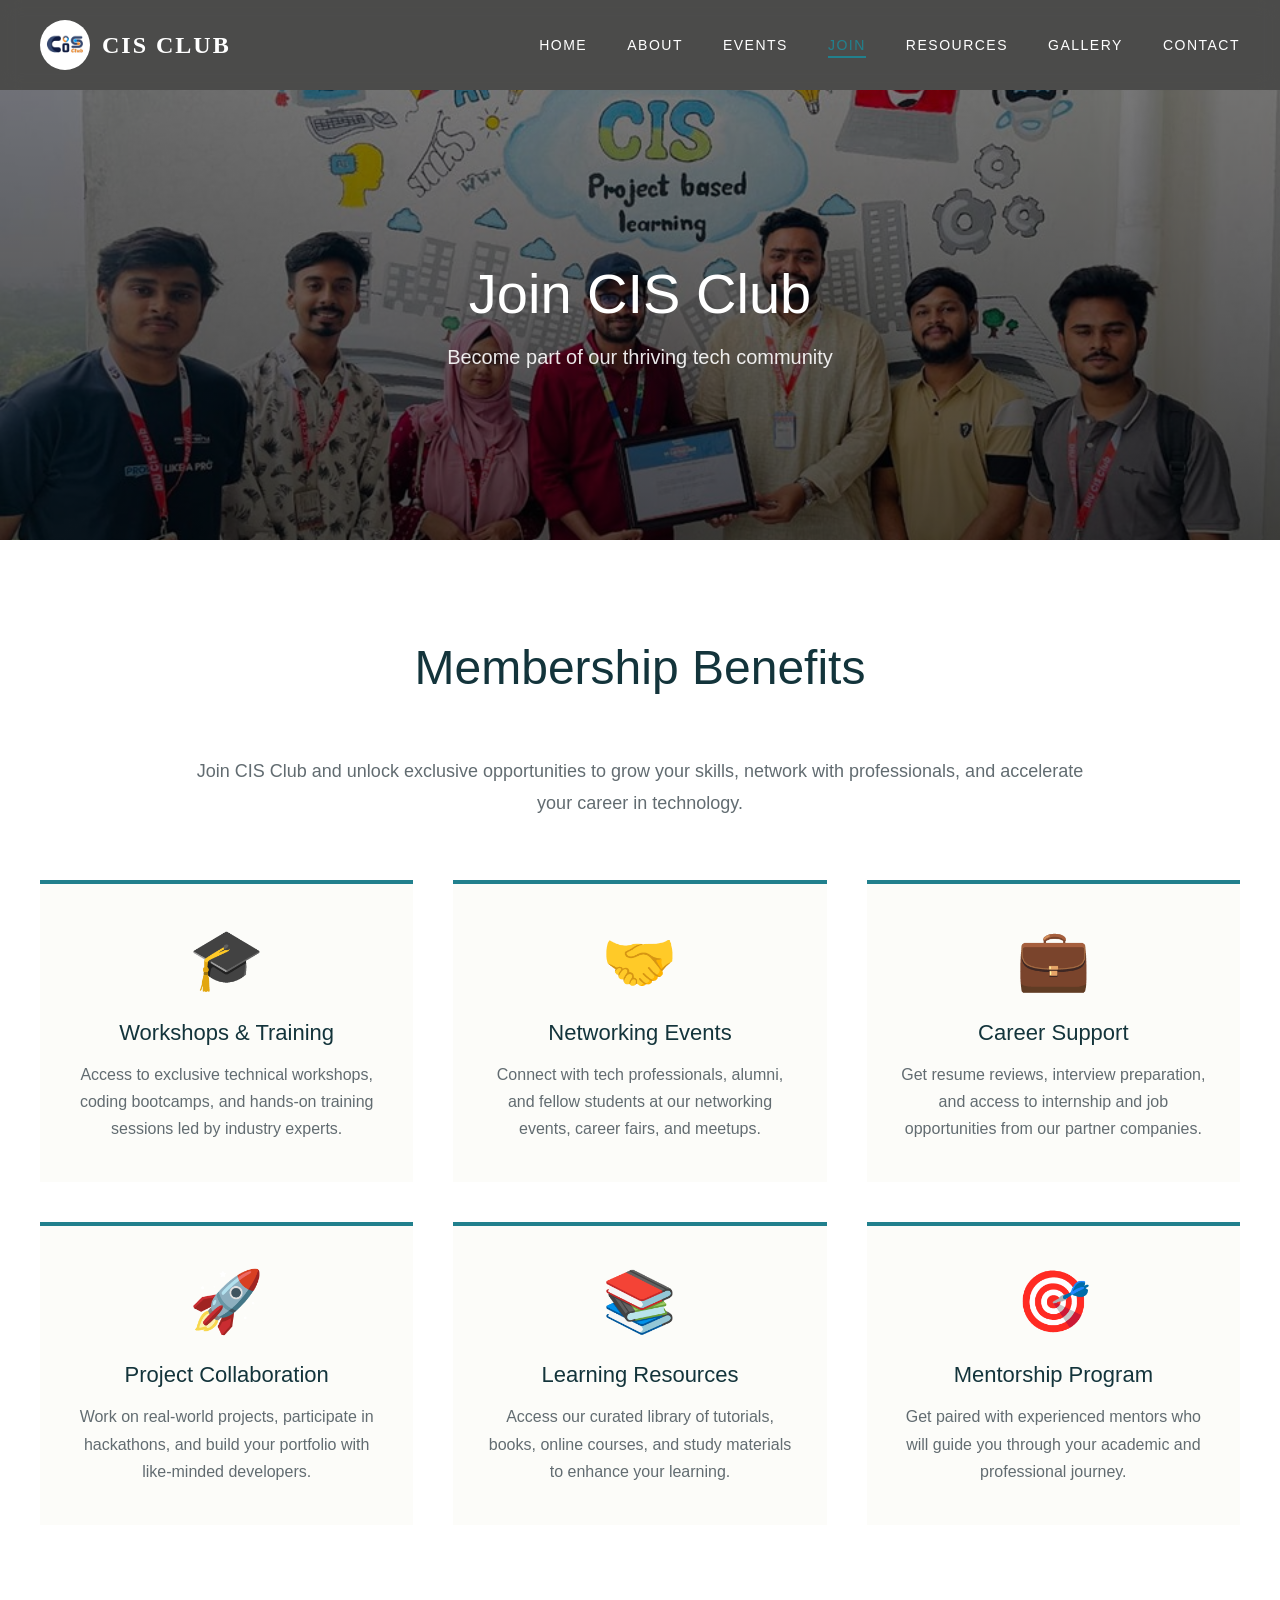
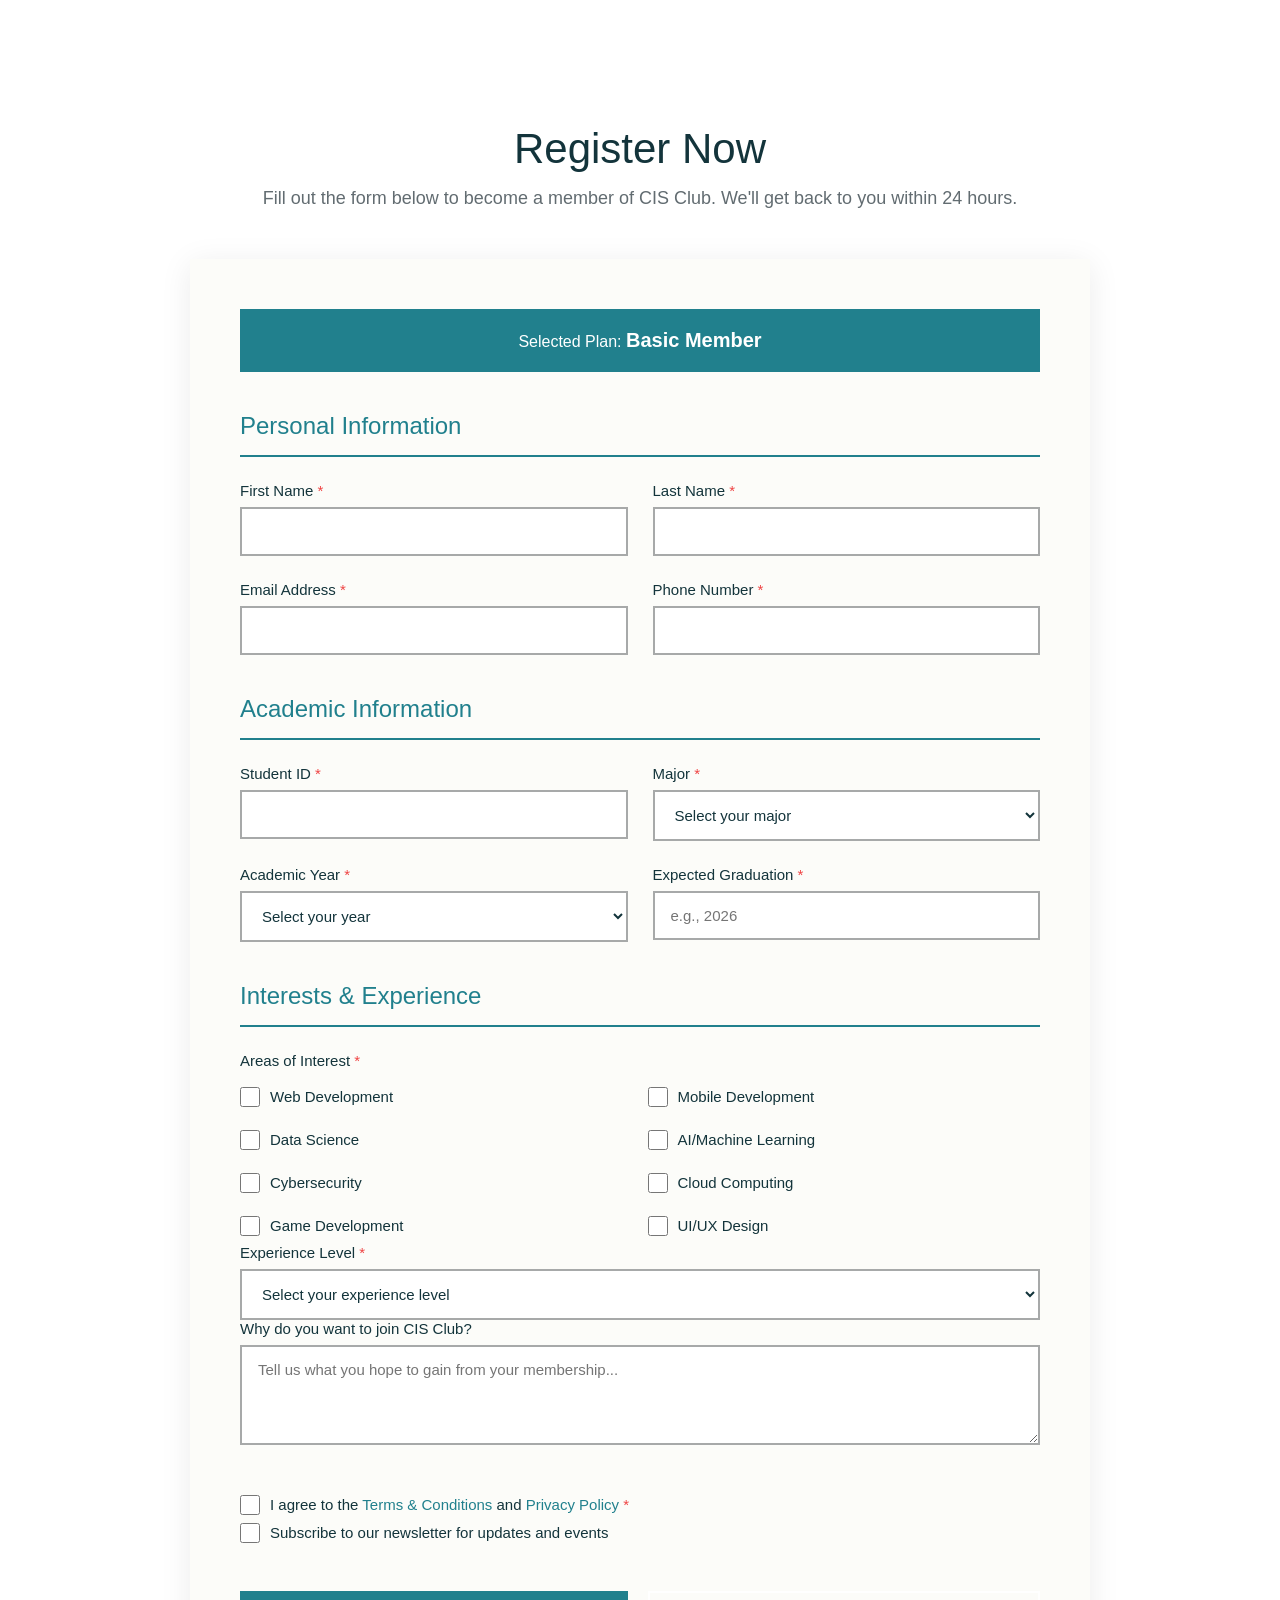
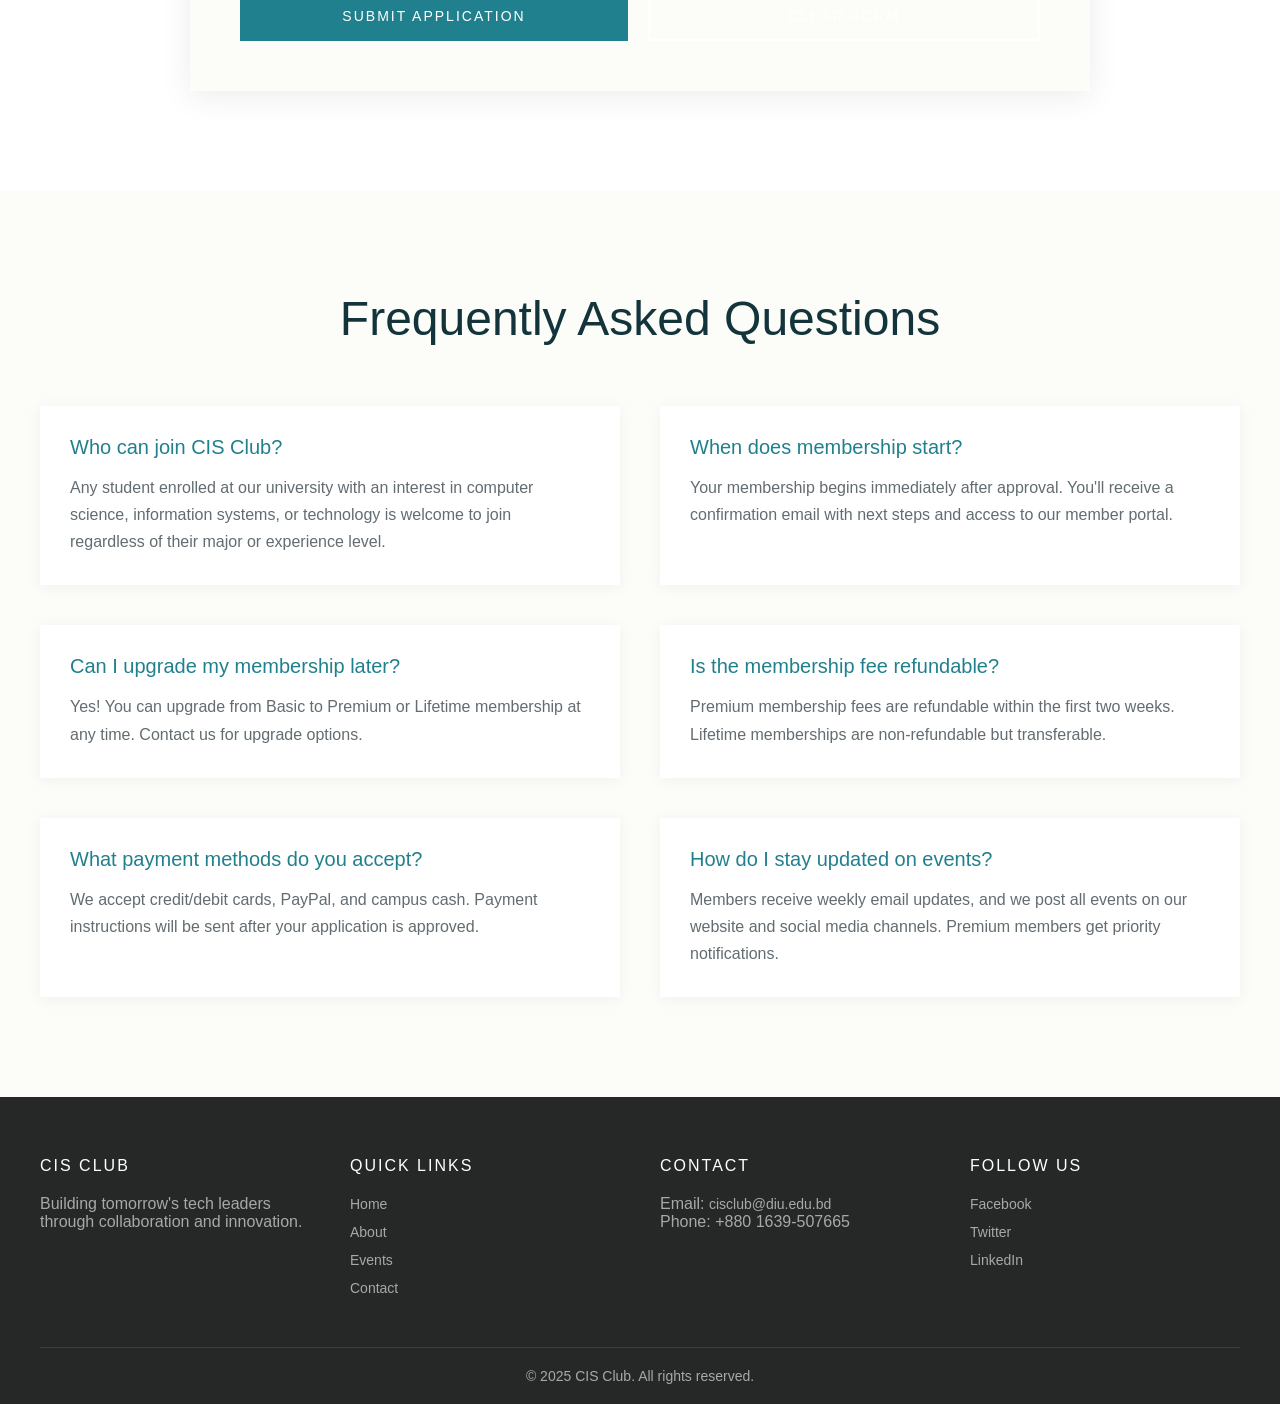
<file: members.html>
<!DOCTYPE html>
<html lang="en">
<head>
  <meta charset="UTF-8">
  <meta name="viewport" content="width=device-width, initial-scale=1.0">
  <title>Join CIS Club - Become a Member</title>
  <link rel="stylesheet" href="style.css">
</head>
<body>
  <header class="site-header">
    <div class="header-container">
      <a href="index.html" class="logo">
        <img src="image/cislogo.jpg" alt="CIS Club logo" class="logo-image">
        <span class="logo-text" style="font-family: Century Gothic">CIS Club</span>
      </a>
      <button class="nav-toggle" id="navToggle" aria-expanded="false" aria-controls="main-nav">
        <span class="sr-only">Toggle navigation menu</span>
        <span class="hamburger"></span>
      </button>
      <nav id="main-nav" class="main-nav">
        <ul class="nav-list">
          <li><a href="index.html" class="nav-link">Home</a></li>
          <li><a href="about.html" class="nav-link">About</a></li>
          <li><a href="events.html" class="nav-link">Events</a></li>
          <li><a href="members.html" class="nav-link active">Join</a></li>
          <li><a href="resources.html" class="nav-link">Resources</a></li>
          <li><a href="gallery.html" class="nav-link">Gallery</a></li>
          <li><a href="contact.html" class="nav-link">Contact</a></li>
        </ul>
      </nav>
    </div>
  </header>

  <main>
    <section class="page-hero join-hero">
      <div class="page-hero-bg" style="background-image: url('image/ach.jpg');"></div>
      <div class="page-hero-overlay"></div>
      <div class="page-hero-content">
        <div class="container">
          <h1>Join CIS Club</h1>
          <p class="hero-subtitle">Become part of our thriving tech community</p>
        </div>
      </div>
    </section>

    <section class="section benefits-section">
      <div class="container">
        <h2>Membership Benefits</h2>
        <p class="section-intro">Join CIS Club and unlock exclusive opportunities to grow your skills, network with professionals, and accelerate your career in technology.</p>
        
        <div class="benefits-grid">
          <div class="benefit-card">
            <div class="benefit-icon">
              <span class="benefit-emoji">🎓</span>
            </div>
            <h3>Workshops & Training</h3>
            <p>Access to exclusive technical workshops, coding bootcamps, and hands-on training sessions led by industry experts.</p>
          </div>

          <div class="benefit-card">
            <div class="benefit-icon">
              <span class="benefit-emoji">🤝</span>
            </div>
            <h3>Networking Events</h3>
            <p>Connect with tech professionals, alumni, and fellow students at our networking events, career fairs, and meetups.</p>
          </div>

          <div class="benefit-card">
            <div class="benefit-icon">
              <span class="benefit-emoji">💼</span>
            </div>
            <h3>Career Support</h3>
            <p>Get resume reviews, interview preparation, and access to internship and job opportunities from our partner companies.</p>
          </div>

          <div class="benefit-card">
            <div class="benefit-icon">
              <span class="benefit-emoji">🚀</span>
            </div>
            <h3>Project Collaboration</h3>
            <p>Work on real-world projects, participate in hackathons, and build your portfolio with like-minded developers.</p>
          </div>

          <div class="benefit-card">
            <div class="benefit-icon">
              <span class="benefit-emoji">📚</span>
            </div>
            <h3>Learning Resources</h3>
            <p>Access our curated library of tutorials, books, online courses, and study materials to enhance your learning.</p>
          </div>

          <div class="benefit-card">
            <div class="benefit-icon">
              <span class="benefit-emoji">🎯</span>
            </div>
            <h3>Mentorship Program</h3>
            <p>Get paired with experienced mentors who will guide you through your academic and professional journey.</p>
          </div>
        </div>
      </div>
    </section>

    <section class="section join-form-section">
      <div class="container">
        <div class="join-form-wrapper">
          <div class="form-intro">
            <h2>Register Now</h2>
            <p>Fill out the form below to become a member of CIS Club. We'll get back to you within 24 hours.</p>
          </div>

          <form id="joinForm" class="join-form" novalidate>
            <input type="hidden" id="membershipTier" name="membershipTier" value="basic">
            
            <div class="form-tier-display">
              <p>Selected Plan: <strong id="selectedTierDisplay">Basic Member</strong></p>
            </div>

            <div class="form-section">
              <h3 class="form-section-title">Personal Information</h3>
              
              <div class="form-row">
                <div class="form-group">
                  <label for="firstName">First Name <span class="required">*</span></label>
                  <input type="text" id="firstName" name="firstName" required>
                  <span class="error-message" id="firstNameError"></span>
                </div>

                <div class="form-group">
                  <label for="lastName">Last Name <span class="required">*</span></label>
                  <input type="text" id="lastName" name="lastName" required>
                  <span class="error-message" id="lastNameError"></span>
                </div>
              </div>

              <div class="form-row">
                <div class="form-group">
                  <label for="email">Email Address <span class="required">*</span></label>
                  <input type="email" id="email" name="email" required>
                  <span class="error-message" id="emailError"></span>
                </div>

                <div class="form-group">
                  <label for="phone">Phone Number <span class="required">*</span></label>
                  <input type="tel" id="phone" name="phone" required>
                  <span class="error-message" id="phoneError"></span>
                </div>
              </div>
            </div>

            <div class="form-section">
              <h3 class="form-section-title">Academic Information</h3>
              
              <div class="form-row">
                <div class="form-group">
                  <label for="studentId">Student ID <span class="required">*</span></label>
                  <input type="text" id="studentId" name="studentId" required>
                  <span class="error-message" id="studentIdError"></span>
                </div>

                <div class="form-group">
                  <label for="major">Major <span class="required">*</span></label>
                  <select id="major" name="major" required>
                    <option value="">Select your major</option>
                    <option value="Computer Science">Computer Science</option>
                    <option value="Information Systems">Information Systems</option>
                    <option value="Software Engineering">Software Engineering</option>
                    <option value="Data Science">Data Science</option>
                    <option value="Cybersecurity">Cybersecurity</option>
                    <option value="Information Technology">Information Technology</option>
                    <option value="Other">Other</option>
                  </select>
                  <span class="error-message" id="majorError"></span>
                </div>
              </div>

              <div class="form-row">
                <div class="form-group">
                  <label for="year">Academic Year <span class="required">*</span></label>
                  <select id="year" name="year" required>
                    <option value="">Select your year</option>
                    <option value="Freshman">Freshman</option>
                    <option value="Sophomore">Sophomore</option>
                    <option value="Junior">Junior</option>
                    <option value="Senior">Senior</option>
                    <option value="Graduate">Graduate</option>
                  </select>
                  <span class="error-message" id="yearError"></span>
                </div>

                <div class="form-group">
                  <label for="graduationYear">Expected Graduation <span class="required">*</span></label>
                  <input type="text" id="graduationYear" name="graduationYear" placeholder="e.g., 2026" required>
                  <span class="error-message" id="graduationYearError"></span>
                </div>
              </div>
            </div>

            <div class="form-section">
              <h3 class="form-section-title">Interests & Experience</h3>
              
              <div class="form-group">
                <label for="interests">Areas of Interest <span class="required">*</span></label>
                <div class="checkbox-group" id="interests">
                  <label class="checkbox-label">
                    <input type="checkbox" name="interests" value="Web Development">
                    <span>Web Development</span>
                  </label>
                  <label class="checkbox-label">
                    <input type="checkbox" name="interests" value="Mobile Development">
                    <span>Mobile Development</span>
                  </label>
                  <label class="checkbox-label">
                    <input type="checkbox" name="interests" value="Data Science">
                    <span>Data Science</span>
                  </label>
                  <label class="checkbox-label">
                    <input type="checkbox" name="interests" value="AI/Machine Learning">
                    <span>AI/Machine Learning</span>
                  </label>
                  <label class="checkbox-label">
                    <input type="checkbox" name="interests" value="Cybersecurity">
                    <span>Cybersecurity</span>
                  </label>
                  <label class="checkbox-label">
                    <input type="checkbox" name="interests" value="Cloud Computing">
                    <span>Cloud Computing</span>
                  </label>
                  <label class="checkbox-label">
                    <input type="checkbox" name="interests" value="Game Development">
                    <span>Game Development</span>
                  </label>
                  <label class="checkbox-label">
                    <input type="checkbox" name="interests" value="UI/UX Design">
                    <span>UI/UX Design</span>
                  </label>
                </div>
                <span class="error-message" id="interestsError"></span>
              </div>

              <div class="form-group">
                <label for="experience">Experience Level <span class="required">*</span></label>
                <select id="experience" name="experience" required>
                  <option value="">Select your experience level</option>
                  <option value="Beginner">Beginner - Just starting out</option>
                  <option value="Intermediate">Intermediate - Some projects completed</option>
                  <option value="Advanced">Advanced - Extensive experience</option>
                  <option value="Professional">Professional - Industry experience</option>
                </select>
                <span class="error-message" id="experienceError"></span>
              </div>

              <div class="form-group">
                <label for="whyJoin">Why do you want to join CIS Club?</label>
                <textarea id="whyJoin" name="whyJoin" rows="4" placeholder="Tell us what you hope to gain from your membership..."></textarea>
              </div>
            </div>

            <div class="form-section">
              <div class="form-group">
                <label class="checkbox-label terms-label">
                  <input type="checkbox" id="terms" name="terms" required>
                  <span>I agree to the <a href="#" target="_blank">Terms & Conditions</a> and <a href="#" target="_blank">Privacy Policy</a> <span class="required">*</span></span>
                </label>
                <span class="error-message" id="termsError"></span>
              </div>

              <div class="form-group">
                <label class="checkbox-label">
                  <input type="checkbox" id="newsletter" name="newsletter">
                  <span>Subscribe to our newsletter for updates and events</span>
                </label>
              </div>
            </div>

            <div class="form-actions">
              <button type="submit" class="btn btn-primary btn-lg">Submit Application</button>
              <button type="reset" class="btn btn-secondary">Clear Form</button>
            </div>

            <div id="formSuccessMessage" class="form-success-message" style="display: none;">
              <h3>✓ Application Submitted Successfully!</h3>
              <p>Thank you for joining CIS Club. We'll review your application and send a confirmation email within 24 hours.</p>
            </div>
          </form>
        </div>
      </div>
    </section>

    <section class="section faq-section">
      <div class="container">
        <h2>Frequently Asked Questions</h2>
        <div class="faq-grid">
          
          <div class="faq-item">
            <h3 class="faq-question">Who can join CIS Club?</h3>
            <p class="faq-answer">Any student enrolled at our university with an interest in computer science, information systems, or technology is welcome to join regardless of their major or experience level.</p>
          </div>

          <div class="faq-item">
            <h3 class="faq-question">When does membership start?</h3>
            <p class="faq-answer">Your membership begins immediately after approval. You'll receive a confirmation email with next steps and access to our member portal.</p>
          </div>

          <div class="faq-item">
            <h3 class="faq-question">Can I upgrade my membership later?</h3>
            <p class="faq-answer">Yes! You can upgrade from Basic to Premium or Lifetime membership at any time. Contact us for upgrade options.</p>
          </div>

          <div class="faq-item">
            <h3 class="faq-question">Is the membership fee refundable?</h3>
            <p class="faq-answer">Premium membership fees are refundable within the first two weeks. Lifetime memberships are non-refundable but transferable.</p>
          </div>

          <div class="faq-item">
            <h3 class="faq-question">What payment methods do you accept?</h3>
            <p class="faq-answer">We accept credit/debit cards, PayPal, and campus cash. Payment instructions will be sent after your application is approved.</p>
          </div>

          <div class="faq-item">
            <h3 class="faq-question">How do I stay updated on events?</h3>
            <p class="faq-answer">Members receive weekly email updates, and we post all events on our website and social media channels. Premium members get priority notifications.</p>
          </div>

        </div>
      </div>
    </section>

  </main>

  <button class="scroll-to-top" id="scrollToTop" aria-label="Scroll to top of page">
    <span class="sr-only">Back to top</span>
    ↑
  </button>

  <footer class="site-footer">
    <div class="footer-container">
      <div class="footer-column">
        <h4>CIS Club</h4>
        <p>Building tomorrow's tech leaders through collaboration and innovation.</p>
      </div>
      <div class="footer-column">
        <h4>Quick Links</h4>
        <ul>
          <li><a href="index.html">Home</a></li>
          <li><a href="about.html">About</a></li>
          <li><a href="events.html">Events</a></li>
          <li><a href="contact.html">Contact</a></li>
        </ul>
      </div>
      <div class="footer-column">
        <h4>Contact</h4>
        <p>Email: <a href="mailto:cisclub@diu.edu.bd">cisclub@diu.edu.bd</a></p>
        <p>Phone: +880 1639-507665</p>
      </div>
      <div class="footer-column">
        <h4>Follow Us</h4>
        <ul class="social-links">
          <li><a href="https://www.facebook.com/diucisclub">Facebook</a></li>
          <li><a href="#">Twitter</a></li>
          <li><a href="#">LinkedIn</a></li>
        </ul>
      </div>
    </div>
    <div class="footer-bottom">
      <p>&copy; 2025 CIS Club. All rights reserved.</p>
    </div>
  </footer>

  <script src="app.js"></script>
</body>
</html>
</file>
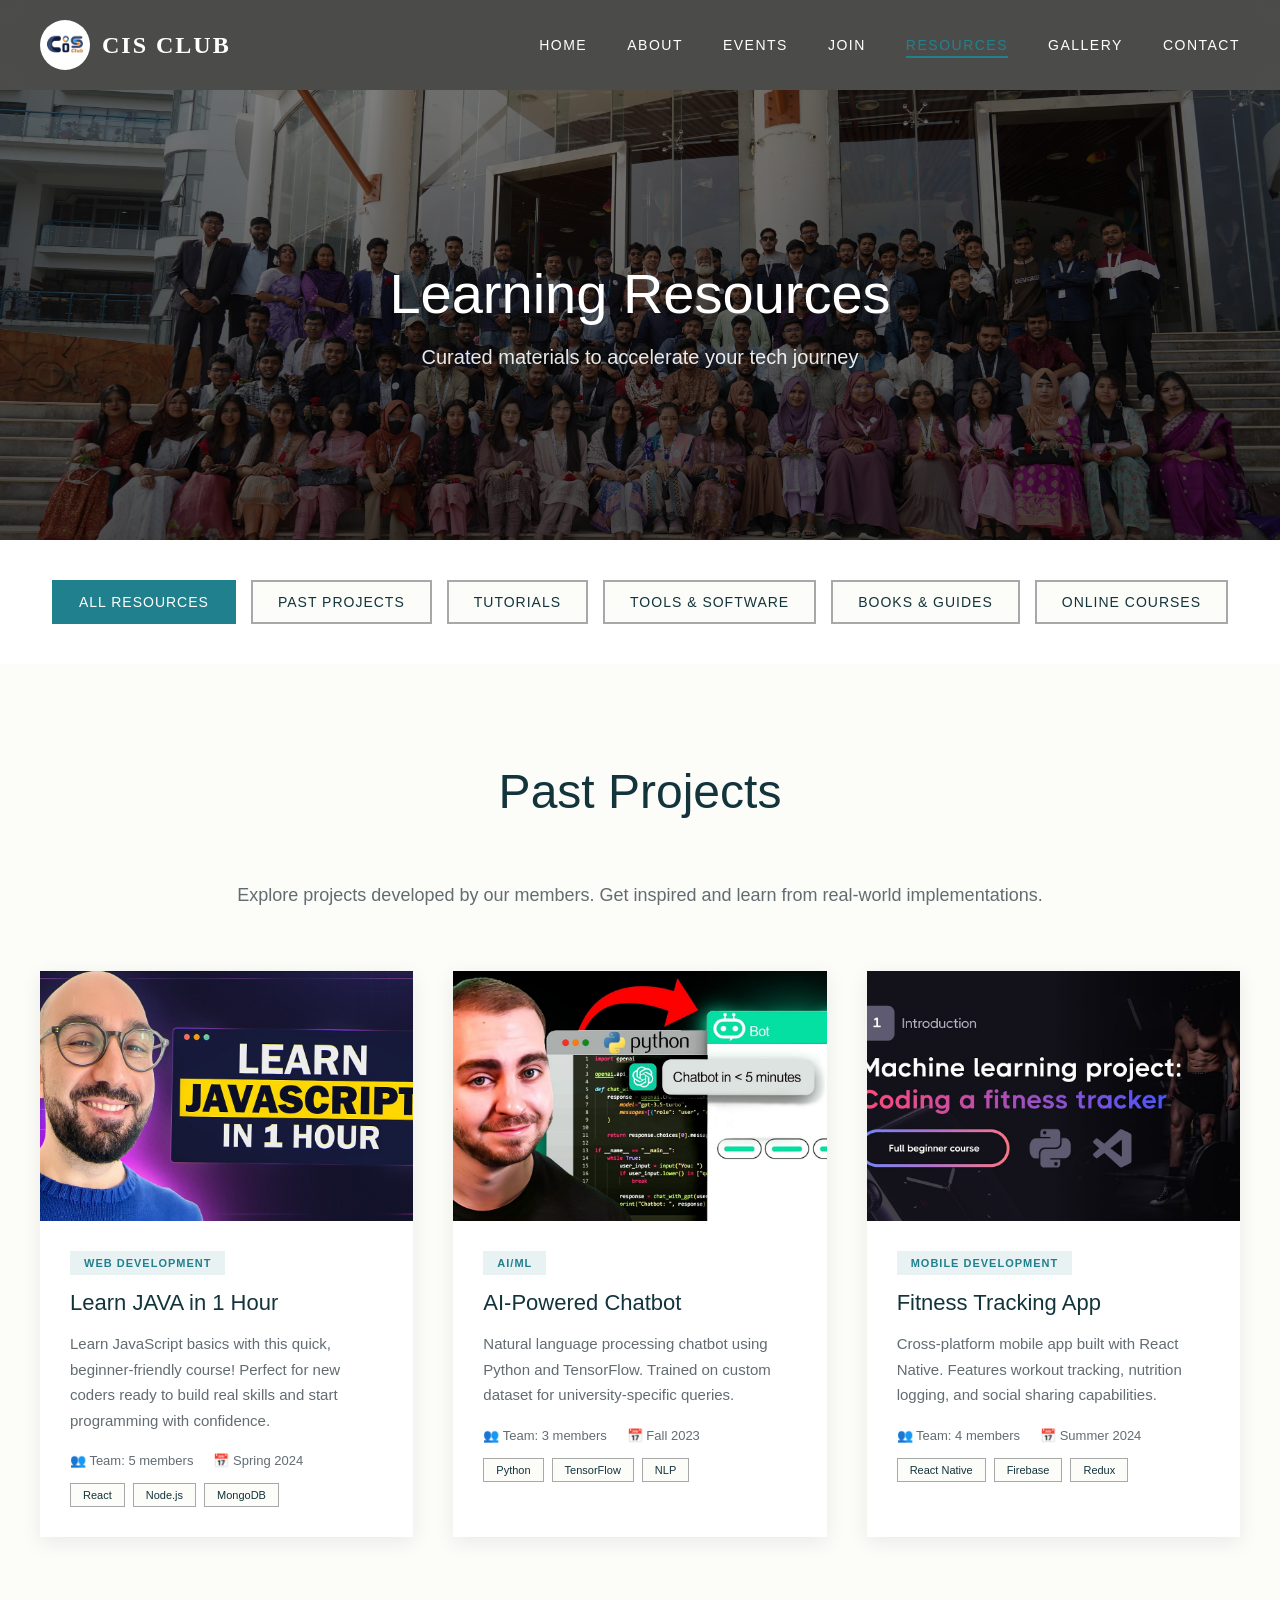
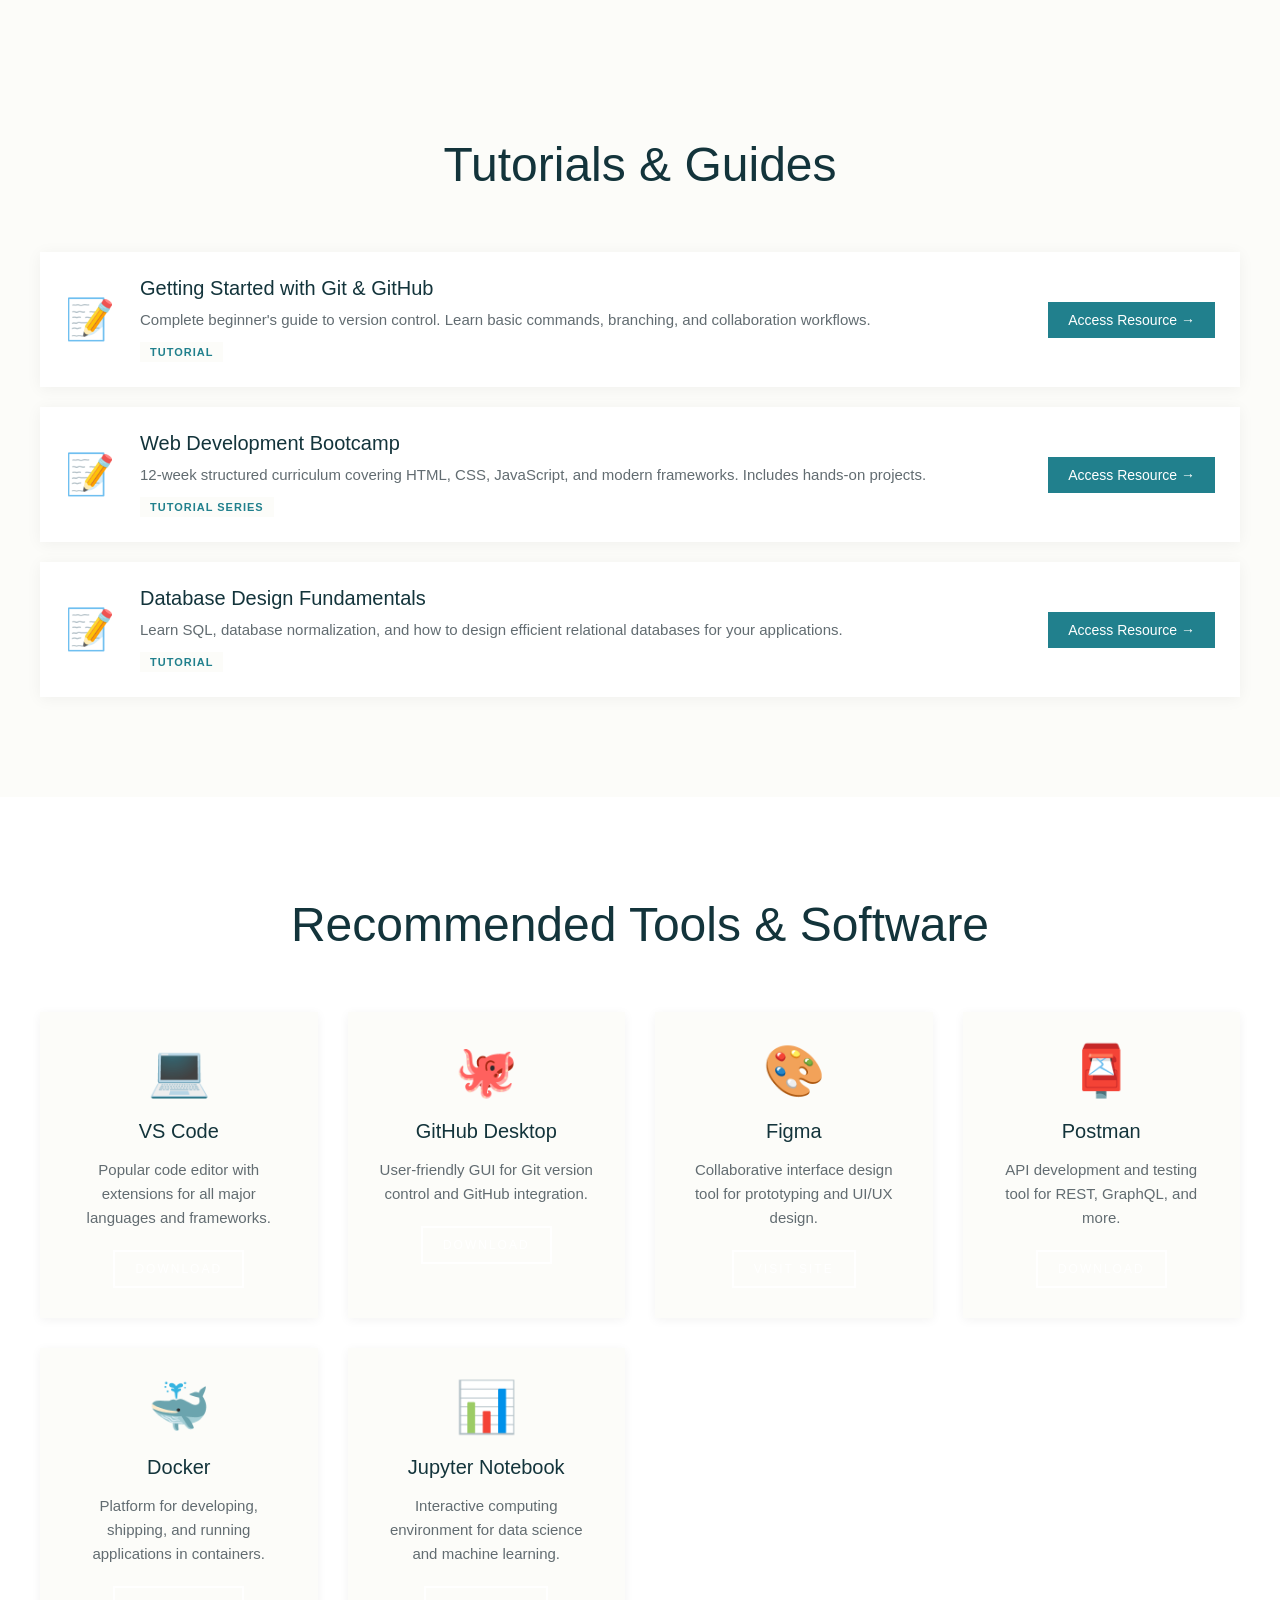
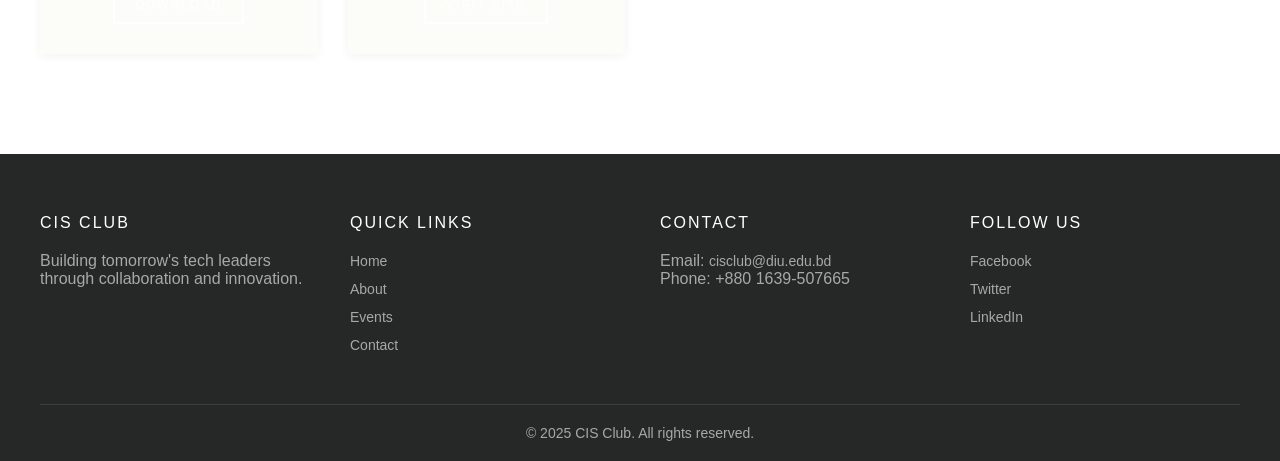
<file: resources.html>
<!DOCTYPE html>
<html lang="en">
<head>
  <meta charset="UTF-8">
  <meta name="viewport" content="width=device-width, initial-scale=1.0">
  <title>Resources - CIS Club</title>
  <link rel="stylesheet" href="style.css">
</head>
<body>
  <header class="site-header">
    <div class="header-container">
      <a href="index.html" class="logo">
        <img src="image/cislogo.jpg" alt="CIS Club logo" class="logo-image">
        <span class="logo-text" style="font-family: Century Gothic">CIS Club</span>
      </a>
      <button class="nav-toggle" id="navToggle" aria-expanded="false" aria-controls="main-nav">
        <span class="sr-only">Toggle navigation menu</span>
        <span class="hamburger"></span>
      </button>
      <nav id="main-nav" class="main-nav">
        <ul class="nav-list">
          <li><a href="index.html" class="nav-link">Home</a></li>
          <li><a href="about.html" class="nav-link">About</a></li>
          <li><a href="events.html" class="nav-link">Events</a></li>
          <li><a href="members.html" class="nav-link">Join</a></li>
          <li><a href="resources.html" class="nav-link active">Resources</a></li>
          <li><a href="gallery.html" class="nav-link">Gallery</a></li>
          <li><a href="contact.html" class="nav-link">Contact</a></li>
        </ul>
      </nav>
    </div>
  </header>

  <main>
    <section class="page-hero resources-hero">
      <div class="page-hero-bg" style="background-image: url('image/image.jpg');"></div>
      <div class="page-hero-overlay"></div>
      <div class="page-hero-content">
        <div class="container">
          <h1>Learning Resources</h1>
          <p class="hero-subtitle">Curated materials to accelerate your tech journey</p>
        </div>
      </div>
    </section>

    <section class="section resources-filter-section">
      <div class="container">
        <div class="resources-filter">
          <button class="filter-btn active" data-category="all">All Resources</button>
          <button class="filter-btn" data-category="projects">Past Projects</button>
          <button class="filter-btn" data-category="tutorials">Tutorials</button>
          <button class="filter-btn" data-category="tools">Tools & Software</button>
          <button class="filter-btn" data-category="books">Books & Guides</button>
          <button class="filter-btn" data-category="courses">Online Courses</button>
        </div>
      </div>
    </section>

    <section class="section projects-section">
      <div class="container">
        <h2>Past Projects</h2>
        <p class="section-intro">Explore projects developed by our members. Get inspired and learn from real-world implementations.</p>
        
        <div class="projects-grid">
          <article class="project-card" data-category="projects">
            <div class="project-image">
              <img src="image/java.jpg" alt="Java">
              <div class="project-overlay">
                <a href="https://www.youtube.com/watch?v=W6NZfCO5SIk" class="project-view-btn">View Project</a>
              </div>
            </div>
            <div class="project-content">
              <span class="project-tag">Web Development</span>
              <h3>Learn JAVA in 1 Hour</h3>
              <p>Learn JavaScript basics with this quick, beginner-friendly course!  Perfect for new coders ready to build real skills and start programming with confidence.</p>
              <div class="project-meta">
                <span>👥 Team: 5 members</span>
                <span>📅 Spring 2024</span>
              </div>
              <div class="project-tech">
                <span class="tech-badge">React</span>
                <span class="tech-badge">Node.js</span>
                <span class="tech-badge">MongoDB</span>
              </div>
            </div>
          </article>

          <article class="project-card" data-category="projects">
            <div class="project-image">
              <img src="image/chatbot.jpg" alt="AI Chatbot">
              <div class="project-overlay">
                <a href="https://www.youtube.com/watch?v=q5HiD5PNuck" class="project-view-btn">View Project</a>
              </div>
            </div>
            <div class="project-content">
              <span class="project-tag">AI/ML</span>
              <h3>AI-Powered Chatbot</h3>
              <p>Natural language processing chatbot using Python and TensorFlow. Trained on custom dataset for university-specific queries.</p>
              <div class="project-meta">
                <span>👥 Team: 3 members</span>
                <span>📅 Fall 2023</span>
              </div>
              <div class="project-tech">
                <span class="tech-badge">Python</span>
                <span class="tech-badge">TensorFlow</span>
                <span class="tech-badge">NLP</span>
              </div>
            </div>
          </article>

          <article class="project-card" data-category="projects">
            <div class="project-image">
              <img src="image/fitness.jpg" alt="Mobile Fitness App">
              <div class="project-overlay">
                <a href="https://www.youtube.com/watch?v=cCONIdrM2VI&list=PL-Y17yukoyy0sT2hoSQxn1TdV0J7-MX4K" class="project-view-btn">View Project</a>
              </div>
            </div>
            <div class="project-content">
              <span class="project-tag">Mobile Development</span>
              <h3>Fitness Tracking App</h3>
              <p>Cross-platform mobile app built with React Native. Features workout tracking, nutrition logging, and social sharing capabilities.</p>
              <div class="project-meta">
                <span>👥 Team: 4 members</span>
                <span>📅 Summer 2024</span>
              </div>
              <div class="project-tech">
                <span class="tech-badge">React Native</span>
                <span class="tech-badge">Firebase</span>
                <span class="tech-badge">Redux</span>
              </div>
            </div>
          </article>

        </div>
      </div>
    </section>

    <section class="section tutorials-section">
      <div class="container">
        <h2>Tutorials & Guides</h2>
        
        <div class="resources-list">
          <article class="resource-item" data-category="tutorials">
            <div class="resource-icon">📝</div>
            <div class="resource-content">
              <h3>Getting Started with Git & GitHub</h3>
              <p>Complete beginner's guide to version control. Learn basic commands, branching, and collaboration workflows.</p>
              <span class="resource-type">Tutorial</span>
            </div>
            <a href="https://www.youtube.com/watch?v=Ez8F0nW6S-w&pp=ygUjZ2V0dGluZyBzdGFydGVkIHdpdGggZ2l0IGFuZCBnaXRodWI%3D" class="resource-link-btn">Access Resource →</a>
          </article>

          <article class="resource-item" data-category="tutorials">
            <div class="resource-icon">📝</div>
            <div class="resource-content">
              <h3>Web Development Bootcamp</h3>
              <p>12-week structured curriculum covering HTML, CSS, JavaScript, and modern frameworks. Includes hands-on projects.</p>
              <span class="resource-type">Tutorial Series</span>
            </div>
            <a href="https://www.youtube.com/watch?v=zJSY8tbf_ys&pp=ygUYV2ViIERldmVsb3BtZW50IEJvb3RjYW1w" class="resource-link-btn">Access Resource →</a>
          </article>

          <article class="resource-item" data-category="tutorials">
            <div class="resource-icon">📝</div>
            <div class="resource-content">
              <h3>Database Design Fundamentals</h3>
              <p>Learn SQL, database normalization, and how to design efficient relational databases for your applications.</p>
              <span class="resource-type">Tutorial</span>
            </div>
            <a href="https://www.youtube.com/watch?v=ztHopE5Wnpc&pp=ygUcRGF0YWJhc2UgRGVzaWduIEZ1bmRhbWVudGFscw%3D%3D" class="resource-link-btn">Access Resource →</a>
          </article>

        </div>
      </div>
    </section>

    <section class="section tools-section">
      <div class="container">
        <h2>Recommended Tools & Software</h2>
        
        <div class="tools-grid">
          <div class="tool-card" data-category="tools">
            <div class="tool-icon">💻</div>
            <h3>VS Code</h3>
            <p>Popular code editor with extensions for all major languages and frameworks.</p>
            <a href="https://code.visualstudio.com/" target="_blank" class="btn btn-secondary btn-sm">Download</a>
          </div>

          <div class="tool-card" data-category="tools">
            <div class="tool-icon">🐙</div>
            <h3>GitHub Desktop</h3>
            <p>User-friendly GUI for Git version control and GitHub integration.</p>
            <a href="https://desktop.github.com/" target="_blank" class="btn btn-secondary btn-sm">Download</a>
          </div>

          <div class="tool-card" data-category="tools">
            <div class="tool-icon">🎨</div>
            <h3>Figma</h3>
            <p>Collaborative interface design tool for prototyping and UI/UX design.</p>
            <a href="https://www.figma.com/" target="_blank" class="btn btn-secondary btn-sm">Visit Site</a>
          </div>

          <div class="tool-card" data-category="tools">
            <div class="tool-icon">📮</div>
            <h3>Postman</h3>
            <p>API development and testing tool for REST, GraphQL, and more.</p>
            <a href="https://www.postman.com/" target="_blank" class="btn btn-secondary btn-sm">Download</a>
          </div>

          <div class="tool-card" data-category="tools">
            <div class="tool-icon">🐳</div>
            <h3>Docker</h3>
            <p>Platform for developing, shipping, and running applications in containers.</p>
            <a href="https://www.docker.com/" target="_blank" class="btn btn-secondary btn-sm">Download</a>
          </div>

          <div class="tool-card" data-category="tools">
            <div class="tool-icon">📊</div>
            <h3>Jupyter Notebook</h3>
            <p>Interactive computing environment for data science and machine learning.</p>
            <a href="https://jupyter.org/" target="_blank" class="btn btn-secondary btn-sm">Visit Site</a>
          </div>
        </div>
      </div>
    </section>

  </main>

  <button class="scroll-to-top" id="scrollToTop" aria-label="Scroll to top of page">
    <span class="sr-only">Back to top</span>
    ↑
  </button>

  <footer class="site-footer">
    <div class="footer-container">
      <div class="footer-column">
        <h4>CIS Club</h4>
        <p>Building tomorrow's tech leaders through collaboration and innovation.</p>
      </div>
      <div class="footer-column">
        <h4>Quick Links</h4>
        <ul>
          <li><a href="index.html">Home</a></li>
          <li><a href="about.html">About</a></li>
          <li><a href="events.html">Events</a></li>
          <li><a href="contact.html">Contact</a></li>
        </ul>
      </div>
      <div class="footer-column">
        <h4>Contact</h4>
        <p>Email: <a href="mailto:cisclub@diu.edu.bd">cisclub@diu.edu.bd</a></p>
        <p>Phone: +880 1639-507665</p>
      </div>
      <div class="footer-column">
        <h4>Follow Us</h4>
        <ul class="social-links">
          <li><a href="https://www.facebook.com/diucisclub">Facebook</a></li>
          <li><a href="#">Twitter</a></li>
          <li><a href="#">LinkedIn</a></li>
        </ul>
      </div>
    </div>
    <div class="footer-bottom">
      <p>&copy; 2025 CIS Club. All rights reserved.</p>
    </div>
  </footer>

  <script src="app.js"></script>
</body>
</html>
</file>
<file: style.css>
:root {
  --color-white: rgba(255, 255, 255, 1);
  --color-black: rgba(0, 0, 0, 1);
  --color-cream-50: rgba(252, 252, 249, 1);
  --color-gray-200: rgba(245, 245, 245, 1);
  --color-gray-300: rgba(167, 169, 169, 1);
  --color-slate-500: rgba(98, 108, 113, 1);
  --color-charcoal-700: rgba(31, 33, 33, 1);
  --color-charcoal-800: rgba(38, 40, 40, 1);
  --color-slate-900: rgba(19, 52, 59, 1);
  --color-teal-500: rgba(33, 128, 141, 1);
  --color-teal-600: rgba(29, 116, 128, 1);
  --font-family-base: "FKGroteskNeue", "Inter", -apple-system, BlinkMacSystemFont, "Segoe UI", Roboto, sans-serif;
}

@font-face {
  font-family: 'FKGroteskNeue';
  src: url('https://r2cdn.perplexity.ai/fonts/FKGroteskNeue.woff2') format('woff2');
}

* {
  margin: 0;
  padding: 0;
  box-sizing: border-box;
}

body {
  font-family: var(--font-family-base);
  color: var(--color-slate-900);
  overflow-x: hidden;
  background: var(--color-cream-50);
}

.site-header {
  position: fixed;
  top: 0;
  left: 0;
  right: 0;
  z-index: 100;
  background: rgba(0, 0, 0, 0.7);
  backdrop-filter: blur(10px);
  padding: 0;
}

.header-container {
  max-width: 1400px;
  margin: 0 auto;
  display: flex;
  justify-content: space-between;
  align-items: center;
  padding: 20px 40px;
}

.logo {
  display: flex;
  align-items: center;
  gap: 12px;
  text-decoration: none;
}

.logo-image {
  width: 50px;
  height: 50px;
  border-radius: 50%;
  object-fit: cover;
}

.logo-text {
  font-size: 24px;
  font-weight: 600;
  color: var(--color-white);
  letter-spacing: 2px;
  text-transform: uppercase;
}

.nav-toggle {
  display: none;
  background: none;
  border: none;
  cursor: pointer;
  padding: 10px;
  z-index: 101;
}

.hamburger {
  width: 30px;
  height: 2px;
  background: var(--color-white);
  display: block;
  position: relative;
  transition: all 0.3s ease;
}

.hamburger::before,
.hamburger::after {
  content: '';
  width: 30px;
  height: 2px;
  background: var(--color-white);
  position: absolute;
  left: 0;
  transition: all 0.3s ease;
}

.hamburger::before { 
  top: -8px; 
}

.hamburger::after { 
  top: 8px; 
}

.hamburger.active {
  background: transparent;
}

.hamburger.active::before {
  top: 0;
  transform: rotate(45deg);
}

.hamburger.active::after {
  top: 0;
  transform: rotate(-45deg);
}

.main-nav ul {
  display: flex;
  list-style: none;
  gap: 40px;
}

.nav-link {
  color: var(--color-white);
  text-decoration: none;
  font-size: 14px;
  font-weight: 500;
  text-transform: uppercase;
  letter-spacing: 1.5px;
  transition: color 0.3s;
  position: relative;
}

.nav-link:hover,
.nav-link.active {
  color: var(--color-teal-500);
}

.nav-link::after {
  content: '';
  position: absolute;
  bottom: -5px;
  left: 0;
  width: 0;
  height: 2px;
  background: var(--color-teal-500);
  transition: width 0.3s;
}

.nav-link:hover::after,
.nav-link.active::after {
  width: 100%;
}

.hero-bg-slider {
  position: relative;
  height: 100vh;
  overflow: hidden;
}

.hero-bg-container {
  position: absolute;
  top: 0;
  left: 0;
  width: 100%;
  height: 100%;
}

.hero-bg-slide {
  position: absolute;
  top: 0;
  left: 0;
  width: 100%;
  height: 100%;
  opacity: 0;
  transition: opacity 1s ease-in-out;
  background-size: cover;
  background-position: center;
}

.hero-bg-slide.active {
  opacity: 1;
}

.hero-bg-overlay {
  position: absolute;
  top: 0;
  left: 0;
  width: 100%;
  height: 100%;
  background: linear-gradient(to bottom, rgba(0,0,0,0.3), rgba(0,0,0,0.6));
  z-index: 1;
}

.hero-bg-content {
  position: absolute;
  top: 0;
  left: 0;
  width: 100%;
  height: 100%;
  display: flex;
  align-items: center;
  justify-content: center;
  z-index: 2;
  text-align: center;
}

.hero-content-wrapper {
  max-width: 900px;
  padding: 0 40px;
}

.hero-content-wrapper h1 {
  font-size: 72px;
  font-weight: 300;
  margin-bottom: 20px;
  font-style: italic;
  letter-spacing: 2px;
  color: var(--color-white);
}

.hero-tagline {
  font-size: 16px;
  font-weight: 400;
  text-transform: uppercase;
  letter-spacing: 3px;
  margin-bottom: 40px;
  opacity: 0.9;
  color: var(--color-white);
}

.hero-cta-buttons {
  display: flex;
  gap: 20px;
  justify-content: center;
  flex-wrap: wrap;
}

.btn {
  padding: 15px 40px;
  border: none;
  border-radius: 0;
  font-size: 14px;
  font-weight: 500;
  text-transform: uppercase;
  letter-spacing: 2px;
  cursor: pointer;
  transition: all 0.3s;
  text-decoration: none;
  display: inline-block;
}

.btn-primary {
  background: var(--color-teal-500);
  color: var(--color-white);
}

.btn-primary:hover {
  background: var(--color-teal-600);
  transform: translateY(-2px);
  box-shadow: 0 10px 20px rgba(0,0,0,0.3);
}

.btn-secondary {
  background: transparent;
  color: var(--color-white);
  border: 2px solid var(--color-white);
}

.btn-secondary:hover {
  background: var(--color-white);
  color: var(--color-slate-900);
}

.btn-lg {
  padding: 15px 40px;
}

.bg-slider-nav {
  position: absolute;
  top: 50%;
  transform: translateY(-50%);
  z-index: 3;
  background: rgba(255, 255, 255, 0.2);
  border: none;
  color: var(--color-white);
  font-size: 30px;
  width: 50px;
  height: 50px;
  cursor: pointer;
  transition: all 0.3s;
  backdrop-filter: blur(10px);
}

.bg-slider-nav:hover {
  background: rgba(255, 255, 255, 0.3);
}

.bg-slider-prev { left: 20px; }
.bg-slider-next { right: 20px; }

.bg-slider-dots {
  position: absolute;
  bottom: 40px;
  left: 50%;
  transform: translateX(-50%);
  display: flex;
  gap: 12px;
  z-index: 3;
}

.bg-dot {
  width: 12px;
  height: 12px;
  border-radius: 50%;
  background: rgba(255, 255, 255, 0.5);
  cursor: pointer;
  transition: all 0.3s;
  border: none;
  padding: 0;
}

.bg-dot.active {
  background: var(--color-white);
  transform: scale(1.3);
}

.section {
  padding: 100px 40px;
  background: var(--color-cream-50);
  color: var(--color-slate-900);
}

.container {
  max-width: 1200px;
  margin: 0 auto;
}

.section h2 {
  font-size: 48px;
  font-weight: 300;
  text-align: center;
  margin-bottom: 60px;
  color: var(--color-slate-900);
}

.section-intro {
  max-width: 900px;
  margin: 0 auto 60px;
  text-align: center;
  line-height: 1.8;
  font-size: 18px;
  color: var(--color-slate-500);
}

.welcome-content {
  max-width: 900px;
  margin: 0 auto;
  text-align: center;
  line-height: 1.8;
  font-size: 18px;
  color: var(--color-slate-500);
}

.welcome-content p {
  margin-bottom: 20px;
}

.featured-event-section {
  background: var(--color-slate-900);
  color: var(--color-white);
}

.featured-event-section h2 {
  color: var(--color-white);
}

.featured-event-card {
  background: rgba(255, 255, 255, 0.05);
  border-radius: 0;
  overflow: hidden;
  display: grid;
  grid-template-columns: 1fr 1fr;
  gap: 0;
}

.event-image {
  height: 400px;
  overflow: hidden;
}

.event-image img {
  width: 100%;
  height: 100%;
  object-fit: cover;
}

.event-details {
  padding: 60px;
  display: flex;
  flex-direction: column;
  justify-content: center;
}

.event-details h3 {
  font-size: 32px;
  font-weight: 400;
  margin-bottom: 20px;
}

.event-meta {
  font-size: 14px;
  text-transform: uppercase;
  letter-spacing: 2px;
  margin-bottom: 20px;
  opacity: 0.8;
}

.event-tags {
  display: flex;
  gap: 10px;
  margin: 30px 0;
  flex-wrap: wrap;
}

.tag {
  padding: 8px 16px;
  background: rgba(255, 255, 255, 0.1);
  font-size: 12px;
  text-transform: uppercase;
  letter-spacing: 1px;
}

.stats-section {
  background: var(--color-teal-500);
  color: var(--color-white);
}

.stats-section h2 {
  color: var(--color-white);
}

.stats-grid {
  display: grid;
  grid-template-columns: repeat(4, 1fr);
  gap: 40px;
  text-align: center;
}

.stat-card {
  padding: 40px 20px;
}

.stat-number {
  font-size: 56px;
  font-weight: 300;
  margin-bottom: 10px;
}

.stat-label {
  font-size: 14px;
  text-transform: uppercase;
  letter-spacing: 2px;
  opacity: 0.9;
}

.cta-section {
  background: linear-gradient(135deg, var(--color-slate-900), var(--color-teal-600));
  text-align: center;
  color: var(--color-white);
}

.cta-section h2 {
  color: var(--color-white);
  margin-bottom: 20px;
}

.cta-section p {
  font-size: 18px;
  margin-bottom: 40px;
  opacity: 0.9;
}

.mission-section {
  background: var(--color-slate-900);
  color: var(--color-white);
  text-align: center;
}

.mission-section h2 {
  color: var(--color-white);
}

.mission-text {
  max-width: 900px;
  margin: 0 auto;
  font-size: 20px;
  line-height: 1.8;
  color: rgba(255, 255, 255, 0.9);
}

.history-section {
  background: var(--color-cream-50);
}

.timeline {
  max-width: 1000px;
  margin: 0 auto;
  position: relative;
  padding: 40px 0;
}

.timeline::before {
  content: '';
  position: absolute;
  left: 50%;
  transform: translateX(-50%);
  width: 2px;
  height: 100%;
  background: var(--color-teal-500);
}

.timeline-item {
  display: grid;
  grid-template-columns: 1fr 1fr;
  gap: 60px;
  margin-bottom: 80px;
  align-items: center;
}

.timeline-item:nth-child(even) {
  direction: rtl;
}

.timeline-item:nth-child(even) > * {
  direction: ltr;
}

.timeline-date {
  text-align: right;
  font-size: 48px;
  font-weight: 300;
  color: var(--color-teal-500);
  position: relative;
}

.timeline-date::after {
  content: '';
  position: absolute;
  right: -30px;
  top: 50%;
  transform: translateY(-50%);
  width: 20px;
  height: 20px;
  background: var(--color-teal-500);
  border-radius: 50%;
  border: 4px solid var(--color-cream-50);
  box-shadow: 0 0 0 2px var(--color-teal-500);
}

.timeline-item:nth-child(even) .timeline-date {
  text-align: left;
}

.timeline-item:nth-child(even) .timeline-date::after {
  right: auto;
  left: -30px;
}

.timeline-content {
  background: var(--color-white);
  padding: 40px;
  box-shadow: 0 5px 20px rgba(0,0,0,0.1);
}

.timeline-content h3 {
  font-size: 28px;
  font-weight: 500;
  color: var(--color-teal-500);
  margin-bottom: 15px;
}

.timeline-content p {
  color: var(--color-slate-500);
  line-height: 1.6;
}

.team-section {
  background: var(--color-cream-50);
}

.team-grid {
  display: grid;
  grid-template-columns: repeat(auto-fit, minmax(280px, 1fr));
  gap: 40px;
}

.team-member {
  text-align: center;
  background: var(--color-white);
  padding: 40px 30px;
  transition: all 0.3s;
  box-shadow: 0 5px 20px rgba(0,0,0,0.05);
}

.team-member:hover {
  transform: translateY(-10px);
  box-shadow: 0 10px 30px rgba(0,0,0,0.15);
}

.member-photo {
  width: 180px;
  height: 180px;
  margin: 0 auto 25px;
  border-radius: 50%;
  overflow: hidden;
  border: 4px solid var(--color-teal-500);
}

.member-photo img {
  width: 100%;
  height: 100%;
  object-fit: cover;
}

.team-member h3 {
  font-size: 24px;
  font-weight: 500;
  color: var(--color-slate-900);
  margin-bottom: 10px;
}

.team-member .role {
  font-size: 14px;
  text-transform: uppercase;
  letter-spacing: 1.5px;
  color: var(--color-teal-500);
  margin-bottom: 15px;
  font-weight: 500;
}

.team-member .bio {
  font-size: 15px;
  line-height: 1.6;
  color: var(--color-slate-500);
}

.site-footer {
  background: var(--color-charcoal-800);
  color: var(--color-gray-300);
  padding: 60px 40px 20px;
}

.footer-container {
  max-width: 1200px;
  margin: 0 auto;
  display: grid;
  grid-template-columns: repeat(4, 1fr);
  gap: 40px;
  margin-bottom: 40px;
}

.footer-column h4 {
  color: var(--color-white);
  font-size: 16px;
  font-weight: 500;
  text-transform: uppercase;
  letter-spacing: 2px;
  margin-bottom: 20px;
}

.footer-column ul {
  list-style: none;
}

.footer-column li {
  margin-bottom: 10px;
}

.footer-column a {
  color: var(--color-gray-300);
  text-decoration: none;
  transition: color 0.3s;
  font-size: 14px;
}

.footer-column a:hover {
  color: var(--color-teal-500);
}

.footer-bottom {
  text-align: center;
  padding-top: 20px;
  border-top: 1px solid rgba(255, 255, 255, 0.1);
  font-size: 14px;
}

.scroll-to-top {
  position: fixed;
  bottom: 40px;
  right: 40px;
  width: 50px;
  height: 50px;
  background: var(--color-teal-500);
  color: var(--color-white);
  border: none;
  border-radius: 50%;
  font-size: 20px;
  cursor: pointer;
  opacity: 0;
  visibility: hidden;
  transition: all 0.3s;
  z-index: 90;
  display: flex;
  align-items: center;
  justify-content: center;
}

.scroll-to-top.show {
  opacity: 1;
  visibility: visible;
}

.scroll-to-top:hover {
  background: var(--color-teal-600);
  transform: translateY(-5px);
}

.sr-only {
  position: absolute;
  width: 1px;
  height: 1px;
  padding: 0;
  margin: -1px;
  overflow: hidden;
  clip: rect(0,0,0,0);
  border: 0;
}

.event-detail-hero {
  height: 50vh;
  min-height: 400px;
  background-size: cover;
  background-position: center;
  position: relative;
  margin-top: 90px;
}

.event-detail-hero-overlay {
  content: '';
  position: absolute;
  top: 0;
  left: 0;
  width: 100%;
  height: 100%;
  background: linear-gradient(to bottom, rgba(0,0,0,0.4), rgba(0,0,0,0.7));
  z-index: 1;
}

.event-detail-hero-content {
  position: absolute;
  bottom: 0;
  left: 0;
  right: 0;
  color: var(--color-white);
  padding: 40px;
  z-index: 2;
}

.event-detail-hero-inner {
  max-width: 1200px;
  margin: 0 auto;
  display: flex;
  align-items: flex-end;
  gap: 30px;
}

.event-detail-date-box {
  background: var(--color-teal-500);
  padding: 20px;
  text-align: center;
  min-width: 100px;
  flex-shrink: 0;
}

.event-detail-date-box .day {
  font-size: 42px;
  font-weight: 300;
  line-height: 1;
  display: block;
  color: var(--color-white);
}

.event-detail-date-box .month {
  font-size: 14px;
  text-transform: uppercase;
  letter-spacing: 2px;
  margin-top: 8px;
  display: block;
  color: var(--color-white);
}

.event-detail-hero-text h1 {
  font-size: 42px;
  font-weight: 400;
  margin-bottom: 15px;
  color: var(--color-white);
}

.event-detail-hero-meta {
  display: flex;
  gap: 30px;
  font-size: 15px;
  flex-wrap: wrap;
}

.event-detail-hero-meta span {
  color: var(--color-white);
}

.event-detail-content {
  padding: 80px 40px;
  background: var(--color-cream-50);
}

.event-detail-grid {
  display: grid;
  grid-template-columns: 1fr 380px;
  gap: 60px;
}

.event-detail-main {
  color: var(--color-slate-900);
}

.event-detail-section {
  margin-bottom: 50px;
}

.event-detail-section h2 {
  font-size: 32px;
  font-weight: 500;
  color: var(--color-slate-900);
  margin-bottom: 25px;
  text-align: left;
}

.event-detail-section h3 {
  font-size: 24px;
  font-weight: 500;
  color: var(--color-teal-500);
  margin-bottom: 20px;
}

.event-detail-section p {
  font-size: 17px;
  line-height: 1.8;
  color: var(--color-slate-500);
  margin-bottom: 20px;
}

.event-info-grid {
  display: grid;
  grid-template-columns: repeat(2, 1fr);
  gap: 20px;
  margin-bottom: 30px;
}

.event-info-item {
  padding: 20px;
  background: var(--color-white);
  border-left: 4px solid var(--color-teal-500);
  box-shadow: 0 2px 10px rgba(0,0,0,0.05);
}

.event-info-item strong {
  display: block;
  font-size: 13px;
  text-transform: uppercase;
  letter-spacing: 1px;
  color: var(--color-teal-500);
  margin-bottom: 8px;
  font-weight: 600;
}

.event-info-item span {
  font-size: 16px;
  color: var(--color-slate-900);
  display: block;
  line-height: 1.6;
}

.event-agenda-list,
.event-requirements-list {
  list-style: none;
  padding: 0;
}

.event-agenda-list li,
.event-requirements-list li {
  padding: 15px 20px;
  background: var(--color-white);
  margin-bottom: 10px;
  border-left: 3px solid var(--color-teal-500);
  color: var(--color-slate-900);
  box-shadow: 0 2px 8px rgba(0,0,0,0.05);
  font-size: 16px;
  line-height: 1.6;
}

.event-agenda-list li strong {
  color: var(--color-teal-500);
  font-weight: 600;
}

.event-speaker {
  display: flex;
  gap: 25px;
  padding: 30px;
  background: var(--color-white);
  align-items: flex-start;
  box-shadow: 0 2px 15px rgba(0,0,0,0.08);
}

.event-speaker-photo {
  width: 120px;
  height: 120px;
  border-radius: 50%;
  object-fit: cover;
  flex-shrink: 0;
  border: 4px solid var(--color-teal-500);
}

.event-speaker-info h4 {
  font-size: 22px;
  color: var(--color-slate-900);
  margin-bottom: 8px;
}

.event-speaker-info .title {
  font-size: 14px;
  color: var(--color-teal-500);
  text-transform: uppercase;
  letter-spacing: 1px;
  margin-bottom: 15px;
  display: block;
  font-weight: 500;
}

.event-speaker-info p {
  font-size: 15px;
  line-height: 1.6;
  color: var(--color-slate-500);
  margin: 0;
}

.event-detail-sidebar {
  position: sticky;
  top: 120px;
  height: fit-content;
}

.event-sidebar-card {
  background: var(--color-white);
  padding: 30px;
  box-shadow: 0 5px 20px rgba(0,0,0,0.1);
  margin-bottom: 30px;
}

.event-sidebar-card h3 {
  font-size: 20px;
  font-weight: 500;
  color: var(--color-slate-900);
  margin-bottom: 20px;
  text-align: left;
}

.event-register-status {
  font-size: 14px;
  font-weight: 500;
  color: var(--color-teal-500);
  margin-bottom: 20px;
  text-transform: uppercase;
  letter-spacing: 1px;
}

.event-register-note {
  font-size: 13px;
  color: var(--color-slate-500);
  margin-top: 15px;
  line-height: 1.5;
}

.event-share-buttons {
  display: flex;
  gap: 10px;
  flex-wrap: wrap;
}

.event-share-btn {
  flex: 1;
  min-width: 80px;
  padding: 12px;
  background: var(--color-cream-50);
  border: none;
  cursor: pointer;
  transition: all 0.3s;
  font-size: 14px;
  color: var(--color-slate-900);
  font-weight: 500;
}

.event-share-btn:hover {
  background: var(--color-teal-500);
  color: var(--color-white);
}

.event-related-list {
  list-style: none;
  padding: 0;
}

.event-related-list li {
  margin-bottom: 15px;
  padding-bottom: 15px;
  border-bottom: 1px solid var(--color-cream-50);
}

.event-related-list li:last-child {
  border-bottom: none;
  padding-bottom: 0;
  margin-bottom: 0;
}

.event-related-list a {
  color: var(--color-slate-900);
  font-size: 15px;
  text-decoration: none;
  transition: color 0.3s;
  display: block;
  line-height: 1.5;
}

.event-related-list a:hover {
  color: var(--color-teal-500);
}

.event-back-link {
  text-align: center;
  margin-top: 60px;
}

@media (max-width: 1024px) {
  .header-container {
    padding: 20px 30px;
  }

  .stats-grid {
    grid-template-columns: repeat(2, 1fr);
  }

  .featured-event-card {
    grid-template-columns: 1fr;
  }

  .event-image {
    height: 300px;
  }

  .timeline-item {
    grid-template-columns: 100px 1fr;
    gap: 40px;
  }

  .timeline::before {
    left: 50px;
  }

  .timeline-date {
    text-align: left;
    font-size: 36px;
  }

  .timeline-date::after {
    right: auto;
    left: 90px;
  }

  .timeline-item:nth-child(even) {
    direction: ltr;
  }

  .timeline-item:nth-child(even) .timeline-date {
    text-align: left;
  }

  .timeline-item:nth-child(even) .timeline-date::after {
    left: 90px;
  }

  
  .event-detail-grid {
    grid-template-columns: 1fr;
    gap: 40px;
  }

  .event-detail-sidebar {
    position: static;
  }

  .event-info-grid {
    grid-template-columns: 1fr;
  }
}

@media (max-width: 768px) {
  .header-container {
    padding: 15px 20px;
  }

  .logo-text {
    font-size: 18px;
  }

  .logo-image {
    width: 40px;
    height: 40px;
  }

  .nav-toggle {
    display: block;
  }

  .main-nav {
    position: fixed;
    top: 80px;
    left: -100%;
    width: 100%;
    height: calc(100vh - 80px);
    background: rgba(0, 0, 0, 0.98);
    transition: left 0.3s ease-in-out;
    padding: 40px;
    overflow-y: auto;
    z-index: 99;
  }

  .main-nav.active {
    left: 0;
  }

  .main-nav ul {
    flex-direction: column;
    gap: 30px;
    align-items: flex-start;
  }

  .nav-link {
    font-size: 18px;
    display: block;
    width: 100%;
  }

  .hero-content-wrapper h1 {
    font-size: 48px;
  }

  .hero-tagline {
    font-size: 14px;
  }

  .stats-grid {
    grid-template-columns: 1fr;
    gap: 30px;
  }

  .footer-container {
    grid-template-columns: 1fr;
    gap: 30px;
  }

  .bg-slider-nav {
    width: 40px;
    height: 40px;
    font-size: 20px;
  }

  .bg-slider-prev { left: 10px; }
  .bg-slider-next { right: 10px; }

  .team-grid {
    grid-template-columns: 1fr;
  }

  .section {
    padding: 60px 20px;
  }

  .section h2 {
    font-size: 36px;
    margin-bottom: 40px;
  }

  
  .event-detail-hero {
    height: 40vh;
    min-height: 300px;
    margin-top: 80px;
  }

  .event-detail-hero-content {
    padding: 20px;
  }

  .event-detail-hero-inner {
    flex-direction: column;
    align-items: flex-start;
    gap: 20px;
  }

  .event-detail-date-box {
    min-width: 80px;
    padding: 15px;
  }

  .event-detail-date-box .day {
    font-size: 32px;
  }

  .event-detail-date-box .month {
    font-size: 12px;
  }

  .event-detail-hero-text h1 {
    font-size: 28px;
  }

  .event-detail-hero-meta {
    flex-direction: column;
    gap: 10px;
    font-size: 14px;
  }

  .event-detail-content {
    padding: 40px 20px;
  }

  .event-detail-section h2 {
    font-size: 26px;
  }

  .event-info-grid {
    grid-template-columns: 1fr;
  }

  .event-speaker {
    flex-direction: column;
    align-items: center;
    text-align: center;
    padding: 25px;
  }

  .event-speaker-photo {
    width: 100px;
    height: 100px;
  }

  .event-sidebar-card {
    padding: 25px;
  }

  .event-share-buttons {
    flex-direction: column;
  }

  .event-share-btn {
    width: 100%;
  }

  .btn {
    padding: 12px 25px;
    font-size: 12px;
  }
}

@media (max-width: 480px) {
  .hero-content-wrapper {
    padding: 0 20px;
  }

  .hero-content-wrapper h1 {
    font-size: 36px;
  }

  .hero-tagline {
    font-size: 12px;
    letter-spacing: 2px;
  }

  .hero-cta-buttons {
    flex-direction: column;
    width: 100%;
  }

  .hero-cta-buttons .btn {
    width: 100%;
  }

  .section {
    padding: 40px 15px;
  }

  .section h2 {
    font-size: 28px;
  }

  .event-details {
    padding: 30px 20px;
  }

  .btn {
    padding: 12px 20px;
    font-size: 11px;
  }

  .timeline-date {
    font-size: 28px;
  }

  .timeline-content {
    padding: 20px;
  }

  .scroll-to-top {
    bottom: 20px;
    right: 20px;
    width: 45px;
    height: 45px;
  }

  
  .event-detail-hero-text h1 {
    font-size: 24px;
  }

  .event-detail-section h2 {
    font-size: 22px;
  }

  .event-detail-section p {
    font-size: 15px;
  }

  .event-info-item {
    padding: 15px;
  }

  .event-agenda-list li,
  .event-requirements-list li {
    padding: 12px 15px;
    font-size: 14px;
  }
}

.page-hero {
  position: relative;
  height: 50vh;
  min-height: 400px;
  margin-top: 90px;
  overflow: hidden;
}

.page-hero-bg {
  position: absolute;
  top: 0;
  left: 0;
  width: 100%;
  height: 100%;
  background-size: cover;
  background-position: center;
}

.page-hero-overlay {
  position: absolute;
  top: 0;
  left: 0;
  width: 100%;
  height: 100%;
  background: linear-gradient(to bottom, rgba(0,0,0,0.5), rgba(0,0,0,0.7));
  z-index: 1;
}

.page-hero-content {
  position: absolute;
  top: 50%;
  left: 0;
  right: 0;
  transform: translateY(-50%);
  z-index: 2;
  text-align: center;
  color: var(--color-white);
  padding: 0 40px;
}

.page-hero-content h1 {
  font-size: 56px;
  font-weight: 300;
  margin-bottom: 20px;
  color: var(--color-white);
}

.hero-subtitle {
  font-size: 20px;
  opacity: 0.9;
}

.benefits-section {
  background: var(--color-white);
}

.benefits-grid {
  display: grid;
  grid-template-columns: repeat(3, 1fr);
  gap: 40px;
  margin-top: 60px;
}

.benefit-card {
  background: var(--color-cream-50);
  padding: 40px 30px;
  text-align: center;
  transition: all 0.3s;
  border-top: 4px solid var(--color-teal-500);
}

.benefit-card:hover {
  transform: translateY(-10px);
  box-shadow: 0 15px 40px rgba(0,0,0,0.1);
}

.benefit-icon {
  margin-bottom: 25px;
}

.benefit-emoji {
  font-size: 60px;
  display: block;
}

.benefit-card h3 {
  font-size: 22px;
  font-weight: 500;
  color: var(--color-slate-900);
  margin-bottom: 15px;
}

.benefit-card p {
  font-size: 16px;
  line-height: 1.7;
  color: var(--color-slate-500);
}

.membership-tiers-section {
  background: var(--color-cream-50);
}

.tiers-grid {
  display: grid;
  grid-template-columns: repeat(3, 1fr);
  gap: 40px;
  margin-top: 60px;
}

.tier-card {
  background: var(--color-white);
  padding: 40px 30px;
  box-shadow: 0 5px 20px rgba(0,0,0,0.08);
  transition: all 0.3s;
  position: relative;
}

.tier-card:hover {
  transform: translateY(-10px);
  box-shadow: 0 15px 40px rgba(0,0,0,0.15);
}

.tier-featured {
  border: 3px solid var(--color-teal-500);
  transform: scale(1.05);
}

.tier-featured:hover {
  transform: scale(1.05) translateY(-10px);
}

.tier-badge {
  position: absolute;
  top: -15px;
  left: 50%;
  transform: translateX(-50%);
  background: var(--color-teal-500);
  color: var(--color-white);
  padding: 8px 20px;
  font-size: 12px;
  text-transform: uppercase;
  letter-spacing: 1px;
  font-weight: 600;
}

.tier-header {
  text-align: center;
  padding-bottom: 30px;
  border-bottom: 2px solid var(--color-cream-50);
  margin-bottom: 30px;
}

.tier-header h3 {
  font-size: 26px;
  font-weight: 500;
  color: var(--color-slate-900);
  margin-bottom: 15px;
}

.tier-price {
  font-size: 48px;
  font-weight: 300;
  color: var(--color-teal-500);
  margin: 0;
}

.tier-price span {
  font-size: 18px;
  color: var(--color-slate-500);
}

.tier-features {
  list-style: none;
  padding: 0;
  margin-bottom: 30px;
}

.tier-features li {
  padding: 12px 0;
  font-size: 15px;
  color: var(--color-slate-900);
  border-bottom: 1px solid var(--color-cream-50);
}

.tier-features li:last-child {
  border-bottom: none;
}

.tier-btn {
  width: 100%;
}

.join-form-section {
  background: var(--color-white);
}

.join-form-wrapper {
  max-width: 900px;
  margin: 0 auto;
}

.form-intro {
  text-align: center;
  margin-bottom: 50px;
}

.form-intro h2 {
  font-size: 42px;
  font-weight: 300;
  color: var(--color-slate-900);
  margin-bottom: 15px;
}

.form-intro p {
  font-size: 18px;
  color: var(--color-slate-500);
}

.join-form {
  background: var(--color-cream-50);
  padding: 50px;
  box-shadow: 0 5px 30px rgba(0,0,0,0.08);
}

.form-tier-display {
  background: var(--color-teal-500);
  color: var(--color-white);
  padding: 20px;
  margin-bottom: 40px;
  text-align: center;
}

.form-tier-display p {
  margin: 0;
  font-size: 16px;
}

.form-tier-display strong {
  font-size: 20px;
  font-weight: 600;
}

.form-section {
  margin-bottom: 40px;
}

.form-section-title {
  font-size: 24px;
  font-weight: 500;
  color: var(--color-teal-500);
  margin-bottom: 25px;
  padding-bottom: 15px;
  border-bottom: 2px solid var(--color-teal-500);
}

.form-row {
  display: grid;
  grid-template-columns: 1fr 1fr;
  gap: 25px;
  margin-bottom: 25px;
}

.form-group {
  display: flex;
  flex-direction: column;
}

.form-group label {
  font-size: 15px;
  font-weight: 500;
  color: var(--color-slate-900);
  margin-bottom: 8px;
}

.required {
  color: #ef4444;
}

.form-group input[type="text"],
.form-group input[type="email"],
.form-group input[type="tel"],
.form-group select,
.form-group textarea {
  padding: 14px 16px;
  border: 2px solid var(--color-gray-300);
  background: var(--color-white);
  font-size: 15px;
  font-family: var(--font-family-base);
  color: var(--color-slate-900);
  transition: all 0.3s;
  border-radius: 0;
}

.form-group input:focus,
.form-group select:focus,
.form-group textarea:focus {
  outline: none;
  border-color: var(--color-teal-500);
  box-shadow: 0 0 0 3px rgba(33, 128, 141, 0.1);
}

.form-group input.error,
.form-group select.error,
.form-group textarea.error {
  border-color: #ef4444;
}

.form-group textarea {
  resize: vertical;
  min-height: 100px;
}

.error-message {
  color: #ef4444;
  font-size: 13px;
  margin-top: 6px;
  display: none;
}

.error-message.show {
  display: block;
}

.checkbox-group {
  display: grid;
  grid-template-columns: repeat(2, 1fr);
  gap: 15px;
  margin-top: 10px;
}

.checkbox-label {
  display: flex;
  align-items: center;
  cursor: pointer;
  font-size: 15px;
  color: var(--color-slate-900);
}

.checkbox-label input[type="checkbox"] {
  width: 20px;
  height: 20px;
  margin-right: 10px;
  cursor: pointer;
  accent-color: var(--color-teal-500);
}

.terms-label {
  margin-top: 10px;
}

.terms-label a {
  color: var(--color-teal-500);
  text-decoration: none;
}

.terms-label a:hover {
  text-decoration: underline;
}

.form-actions {
  display: flex;
  gap: 20px;
  margin-top: 40px;
}

.form-actions .btn {
  flex: 1;
}

.form-success-message {
  background: #10b981;
  color: var(--color-white);
  padding: 30px;
  text-align: center;
  margin-top: 30px;
  animation: slideDown 0.5s ease-out;
}

.form-success-message h3 {
  font-size: 26px;
  font-weight: 500;
  margin-bottom: 10px;
}

.form-success-message p {
  font-size: 16px;
  margin: 0;
}

@keyframes slideDown {
  from {
    opacity: 0;
    transform: translateY(-20px);
  }
  to {
    opacity: 1;
    transform: translateY(0);
  }
}

.faq-section {
  background: var(--color-cream-50);
}

.faq-grid {
  display: grid;
  grid-template-columns: repeat(2, 1fr);
  gap: 40px;
  margin-top: 60px;
}

.faq-item {
  background: var(--color-white);
  padding: 30px;
  box-shadow: 0 2px 15px rgba(0,0,0,0.05);
}

.faq-question {
  font-size: 20px;
  font-weight: 500;
  color: var(--color-teal-500);
  margin-bottom: 15px;
}

.faq-answer {
  font-size: 16px;
  line-height: 1.7;
  color: var(--color-slate-500);
  margin: 0;
}

@media (max-width: 1024px) {
  .benefits-grid {
    grid-template-columns: repeat(2, 1fr);
  }

  .tiers-grid {
    grid-template-columns: 1fr;
  }

  .tier-featured {
    transform: scale(1);
  }

  .tier-featured:hover {
    transform: translateY(-10px);
  }
}

@media (max-width: 768px) {
  .page-hero {
    height: 40vh;
    min-height: 300px;
    margin-top: 80px;
  }

  .page-hero-content h1 {
    font-size: 36px;
  }

  .hero-subtitle {
    font-size: 16px;
  }

  .benefits-grid {
    grid-template-columns: 1fr;
    gap: 30px;
  }

  .join-form {
    padding: 30px 25px;
  }

  .form-row {
    grid-template-columns: 1fr;
  }

  .checkbox-group {
    grid-template-columns: 1fr;
  }

  .form-actions {
    flex-direction: column;
  }

  .faq-grid {
    grid-template-columns: 1fr;
    gap: 25px;
  }
}

@media (max-width: 480px) {
  .page-hero-content h1 {
    font-size: 28px;
  }

  .hero-subtitle {
    font-size: 14px;
  }

  .join-form {
    padding: 25px 20px;
  }

  .form-section-title {
    font-size: 20px;
  }

  .tier-price {
    font-size: 36px;
  }
}

.resources-filter-section {
  background: var(--color-white);
  padding: 40px;
}

.resources-filter {
  display: flex;
  justify-content: center;
  gap: 15px;
  flex-wrap: wrap;
}

.filter-btn {
  padding: 12px 25px;
  background: var(--color-cream-50);
  border: 2px solid var(--color-gray-300);
  color: var(--color-slate-900);
  font-size: 14px;
  font-weight: 500;
  text-transform: uppercase;
  letter-spacing: 1px;
  cursor: pointer;
  transition: all 0.3s;
  font-family: var(--font-family-base);
}

.filter-btn:hover {
  border-color: var(--color-teal-500);
  background: var(--color-teal-500);
  color: var(--color-white);
}

.filter-btn.active {
  background: var(--color-teal-500);
  border-color: var(--color-teal-500);
  color: var(--color-white);
}

.projects-section {
  background: var(--color-cream-50);
}

.projects-grid {
  display: grid;
  grid-template-columns: repeat(auto-fill, minmax(350px, 1fr));
  gap: 40px;
}

.project-card {
  background: var(--color-white);
  overflow: hidden;
  box-shadow: 0 5px 20px rgba(0,0,0,0.08);
  transition: all 0.3s;
}

.project-card:hover {
  transform: translateY(-10px);
  box-shadow: 0 15px 40px rgba(0,0,0,0.15);
}

.project-image {
  position: relative;
  height: 250px;
  overflow: hidden;
}

.project-image img {
  width: 100%;
  height: 100%;
  object-fit: cover;
  transition: transform 0.3s;
}

.project-card:hover .project-image img {
  transform: scale(1.1);
}

.project-overlay {
  position: absolute;
  top: 0;
  left: 0;
  width: 100%;
  height: 100%;
  background: rgba(0,0,0,0.7);
  display: flex;
  align-items: center;
  justify-content: center;
  opacity: 0;
  transition: opacity 0.3s;
}

.project-card:hover .project-overlay {
  opacity: 1;
}

.project-view-btn {
  padding: 12px 30px;
  background: var(--color-teal-500);
  color: var(--color-white);
  text-decoration: none;
  font-size: 14px;
  font-weight: 500;
  text-transform: uppercase;
  letter-spacing: 1px;
  transition: all 0.3s;
}

.project-view-btn:hover {
  background: var(--color-teal-600);
}

.project-content {
  padding: 30px;
}

.project-tag {
  display: inline-block;
  padding: 6px 14px;
  background: rgba(33, 128, 141, 0.1);
  color: var(--color-teal-500);
  font-size: 11px;
  font-weight: 600;
  text-transform: uppercase;
  letter-spacing: 1px;
  margin-bottom: 15px;
}

.project-content h3 {
  font-size: 22px;
  font-weight: 500;
  color: var(--color-slate-900);
  margin-bottom: 15px;
}

.project-content p {
  font-size: 15px;
  line-height: 1.7;
  color: var(--color-slate-500);
  margin-bottom: 20px;
}

.project-meta {
  display: flex;
  gap: 20px;
  margin-bottom: 15px;
  font-size: 13px;
  color: var(--color-slate-500);
}

.project-tech {
  display: flex;
  gap: 8px;
  flex-wrap: wrap;
}

.tech-badge {
  padding: 5px 12px;
  background: var(--color-cream-50);
  color: var(--color-slate-900);
  font-size: 11px;
  font-weight: 500;
  border: 1px solid var(--color-gray-300);
}

.resources-list {
  display: flex;
  flex-direction: column;
  gap: 20px;
}

.resource-item {
  display: flex;
  align-items: center;
  gap: 25px;
  padding: 25px;
  background: var(--color-white);
  box-shadow: 0 2px 15px rgba(0,0,0,0.05);
  transition: all 0.3s;
}

.resource-item:hover {
  transform: translateX(10px);
  box-shadow: 0 5px 25px rgba(0,0,0,0.1);
}

.resource-icon {
  font-size: 40px;
  flex-shrink: 0;
}

.resource-content {
  flex: 1;
}

.resource-content h3 {
  font-size: 20px;
  font-weight: 500;
  color: var(--color-slate-900);
  margin-bottom: 8px;
}

.resource-content p {
  font-size: 15px;
  line-height: 1.6;
  color: var(--color-slate-500);
  margin-bottom: 10px;
}

.resource-type {
  display: inline-block;
  padding: 4px 10px;
  background: var(--color-cream-50);
  color: var(--color-teal-500);
  font-size: 11px;
  font-weight: 600;
  text-transform: uppercase;
  letter-spacing: 1px;
}

.resource-link-btn {
  padding: 10px 20px;
  background: var(--color-teal-500);
  color: var(--color-white);
  text-decoration: none;
  font-size: 14px;
  font-weight: 500;
  white-space: nowrap;
  transition: all 0.3s;
  flex-shrink: 0;
}

.resource-link-btn:hover {
  background: var(--color-teal-600);
}

.tools-section {
  background: var(--color-white);
}

.tools-grid {
  display: grid;
  grid-template-columns: repeat(auto-fill, minmax(250px, 1fr));
  gap: 30px;
}

.tool-card {
  background: var(--color-cream-50);
  padding: 30px;
  text-align: center;
  transition: all 0.3s;
  box-shadow: 0 2px 10px rgba(0,0,0,0.05);
}

.tool-card:hover {
  transform: translateY(-10px);
  box-shadow: 0 10px 30px rgba(0,0,0,0.1);
}

.tool-icon {
  font-size: 50px;
  margin-bottom: 20px;
}

.tool-card h3 {
  font-size: 20px;
  font-weight: 500;
  color: var(--color-slate-900);
  margin-bottom: 15px;
}

.tool-card p {
  font-size: 15px;
  line-height: 1.6;
  color: var(--color-slate-500);
  margin-bottom: 20px;
}

.btn-sm {
  padding: 10px 20px;
  font-size: 12px;
}

.books-courses-section {
  background: var(--color-cream-50);
}

.split-resources {
  display: grid;
  grid-template-columns: 1fr 1fr;
  gap: 60px;
}

.resource-column h2 {
  font-size: 32px;
  font-weight: 400;
  color: var(--color-slate-900);
  margin-bottom: 30px;
  text-align: left;
}

.gallery-filter-section {
  background: var(--color-white);
  padding: 40px;
}

.gallery-filter {
  display: flex;
  justify-content: center;
  gap: 15px;
  flex-wrap: wrap;
}

.gallery-section {
  background: var(--color-cream-50);
}

.gallery-grid {
  display: grid;
  grid-template-columns: repeat(auto-fill, minmax(300px, 1fr));
  gap: 20px;
}

.gallery-item {
  position: relative;
  overflow: hidden;
  cursor: pointer;
  aspect-ratio: 4/3;
  background: var(--color-gray-300);
}

.gallery-image {
  width: 100%;
  height: 100%;
  object-fit: cover;
  transition: transform 0.3s;
}

.gallery-item:hover .gallery-image {
  transform: scale(1.1);
}

.gallery-overlay {
  position: absolute;
  bottom: 0;
  left: 0;
  width: 100%;
  background: linear-gradient(to top, rgba(0,0,0,0.8), transparent);
  padding: 30px 20px 20px;
  opacity: 0;
  transition: opacity 0.3s;
}

.gallery-item:hover .gallery-overlay {
  opacity: 1;
}

.gallery-info h3 {
  font-size: 18px;
  font-weight: 500;
  color: var(--color-white);
  margin-bottom: 5px;
}

.gallery-info p {
  font-size: 14px;
  color: rgba(255, 255, 255, 0.8);
  margin: 0;
}

.lightbox {
  display: none;
  position: fixed;
  top: 0;
  left: 0;
  width: 100%;
  height: 100%;
  background: rgba(0, 0, 0, 0.95);
  z-index: 1000;
  align-items: center;
  justify-content: center;
}

.lightbox.active {
  display: flex;
}

.lightbox-content {
  max-width: 90%;
  max-height: 85vh;
  position: relative;
}

.lightbox-content img {
  max-width: 100%;
  max-height: 75vh;
  object-fit: contain;
  display: block;
  margin: 0 auto;
}

.lightbox-caption {
  text-align: center;
  color: var(--color-white);
  padding: 20px;
  max-width: 600px;
  margin: 0 auto;
}

.lightbox-caption h3 {
  font-size: 24px;
  font-weight: 400;
  margin-bottom: 10px;
}

.lightbox-caption p {
  font-size: 16px;
  opacity: 0.8;
  margin: 0;
}

.lightbox-close {
  position: absolute;
  top: 20px;
  right: 40px;
  font-size: 50px;
  color: var(--color-white);
  background: none;
  border: none;
  cursor: pointer;
  z-index: 1001;
  line-height: 1;
  transition: color 0.3s;
}

.lightbox-close:hover {
  color: var(--color-teal-500);
}

.lightbox-nav {
  position: absolute;
  top: 50%;
  transform: translateY(-50%);
  font-size: 50px;
  color: var(--color-white);
  background: rgba(255, 255, 255, 0.1);
  border: none;
  width: 60px;
  height: 60px;
  cursor: pointer;
  z-index: 1001;
  transition: all 0.3s;
  backdrop-filter: blur(10px);
}

.lightbox-nav:hover {
  background: rgba(255, 255, 255, 0.2);
}

.lightbox-prev {
  left: 20px;
}

.lightbox-next {
  right: 20px;
}

.lightbox-counter {
  position: absolute;
  bottom: 20px;
  left: 50%;
  transform: translateX(-50%);
  color: var(--color-white);
  font-size: 16px;
  background: rgba(0, 0, 0, 0.5);
  padding: 10px 20px;
  border-radius: 20px;
}

.contact-section {
  background: var(--color-white);
}

.contact-wrapper {
  display: grid;
  grid-template-columns: 1fr 1.5fr;
  gap: 60px;
}

.contact-info {
  background: var(--color-cream-50);
  padding: 40px;
}

.contact-info h2 {
  font-size: 32px;
  font-weight: 400;
  color: var(--color-slate-900);
  margin-bottom: 15px;
  text-align: left;
}

.contact-intro {
  font-size: 16px;
  line-height: 1.7;
  color: var(--color-slate-500);
  margin-bottom: 40px;
}

.contact-details {
  display: flex;
  flex-direction: column;
  gap: 30px;
  margin-bottom: 40px;
}

.contact-detail-item {
  display: flex;
  gap: 20px;
  align-items: flex-start;
}

.contact-icon {
  font-size: 30px;
  flex-shrink: 0;
}

.contact-text h3 {
  font-size: 18px;
  font-weight: 500;
  color: var(--color-slate-900);
  margin-bottom: 8px;
}

.contact-text p,
.contact-text a {
  font-size: 15px;
  line-height: 1.7;
  color: var(--color-slate-500);
  text-decoration: none;
  display: block;
  margin-bottom: 5px;
}

.contact-text a:hover {
  color: var(--color-teal-500);
}

.contact-social {
  border-top: 2px solid var(--color-gray-300);
  padding-top: 30px;
}

.contact-social h3 {
  font-size: 18px;
  font-weight: 500;
  color: var(--color-slate-900);
  margin-bottom: 20px;
}

.social-icons {
  display: flex;
  gap: 15px;
}

.social-icon {
  width: 50px;
  height: 50px;
  display: flex;
  align-items: center;
  justify-content: center;
  background: var(--color-white);
  font-size: 24px;
  text-decoration: none;
  transition: all 0.3s;
  box-shadow: 0 2px 10px rgba(0,0,0,0.08);
}

.social-icon:hover {
  background: var(--color-teal-500);
  transform: translateY(-5px);
  box-shadow: 0 5px 20px rgba(0,0,0,0.15);
}

.contact-form-container h2 {
  font-size: 32px;
  font-weight: 400;
  color: var(--color-slate-900);
  margin-bottom: 30px;
  text-align: left;
}

.contact-form .form-group {
  margin-bottom: 25px;
}

.map-section {
  background: var(--color-cream-50);
}

.map-container {
  width: 100%;
  height: 450px;
  overflow: hidden;
  box-shadow: 0 5px 30px rgba(0,0,0,0.1);
  margin-top: 40px;
}

.map-container iframe {
  width: 100%;
  height: 100%;
  border: 0;
}

.team-contact-section {
  background: var(--color-white);
}

.team-contact-grid {
  display: grid;
  grid-template-columns: repeat(auto-fit, minmax(250px, 1fr));
  gap: 40px;
  margin-top: 60px;
}

.team-contact-card {
  background: var(--color-cream-50);
  padding: 30px;
  text-align: center;
  transition: all 0.3s;
  box-shadow: 0 2px 15px rgba(0,0,0,0.05);
}

.team-contact-card:hover {
  transform: translateY(-10px);
  box-shadow: 0 10px 30px rgba(0,0,0,0.15);
}

.team-contact-photo {
  width: 120px;
  height: 120px;
  margin: 0 auto 20px;
  border-radius: 50%;
  overflow: hidden;
  border: 4px solid var(--color-teal-500);
}

.team-contact-photo img {
  width: 100%;
  height: 100%;
  object-fit: cover;
}

.team-contact-card h3 {
  font-size: 20px;
  font-weight: 500;
  color: var(--color-slate-900);
  margin-bottom: 8px;
}

.team-contact-role {
  font-size: 14px;
  text-transform: uppercase;
  letter-spacing: 1px;
  color: var(--color-teal-500);
  margin-bottom: 15px;
  font-weight: 500;
}

.team-contact-email {
  font-size: 14px;
  color: var(--color-slate-900);
  text-decoration: none;
  transition: color 0.3s;
}

.team-contact-email:hover {
  color: var(--color-teal-500);
}

@media (max-width: 1024px) {
  .projects-grid {
    grid-template-columns: repeat(auto-fill, minmax(300px, 1fr));
  }

  .split-resources {
    grid-template-columns: 1fr;
    gap: 40px;
  }

  .contact-wrapper {
    grid-template-columns: 1fr;
  }
}

@media (max-width: 768px) {
  .resources-filter,
  .gallery-filter {
    gap: 10px;
  }

  .filter-btn {
    padding: 10px 18px;
    font-size: 12px;
  }

  .projects-grid {
    grid-template-columns: 1fr;
  }

  .resource-item {
    flex-direction: column;
    text-align: center;
  }

  .resource-link-btn {
    width: 100%;
  }

  .tools-grid {
    grid-template-columns: repeat(auto-fill, minmax(200px, 1fr));
  }

  .gallery-grid {
    grid-template-columns: repeat(auto-fill, minmax(250px, 1fr));
  }

  .lightbox-close {
    top: 10px;
    right: 20px;
    font-size: 40px;
  }

  .lightbox-nav {
    width: 50px;
    height: 50px;
    font-size: 40px;
  }

  .lightbox-prev {
    left: 10px;
  }

  .lightbox-next {
    right: 10px;
  }

  .contact-info {
    padding: 30px 25px;
  }

  .map-container {
    height: 350px;
  }

  .team-contact-grid {
    grid-template-columns: repeat(auto-fit, minmax(200px, 1fr));
    gap: 25px;
  }
}

@media (max-width: 480px) {
  .gallery-grid {
    grid-template-columns: 1fr;
  }

  .lightbox-content {
    max-width: 95%;
  }

  .tools-grid {
    grid-template-columns: 1fr;
  }

  .project-meta {
    flex-direction: column;
    gap: 5px;
  }
}
</file>
